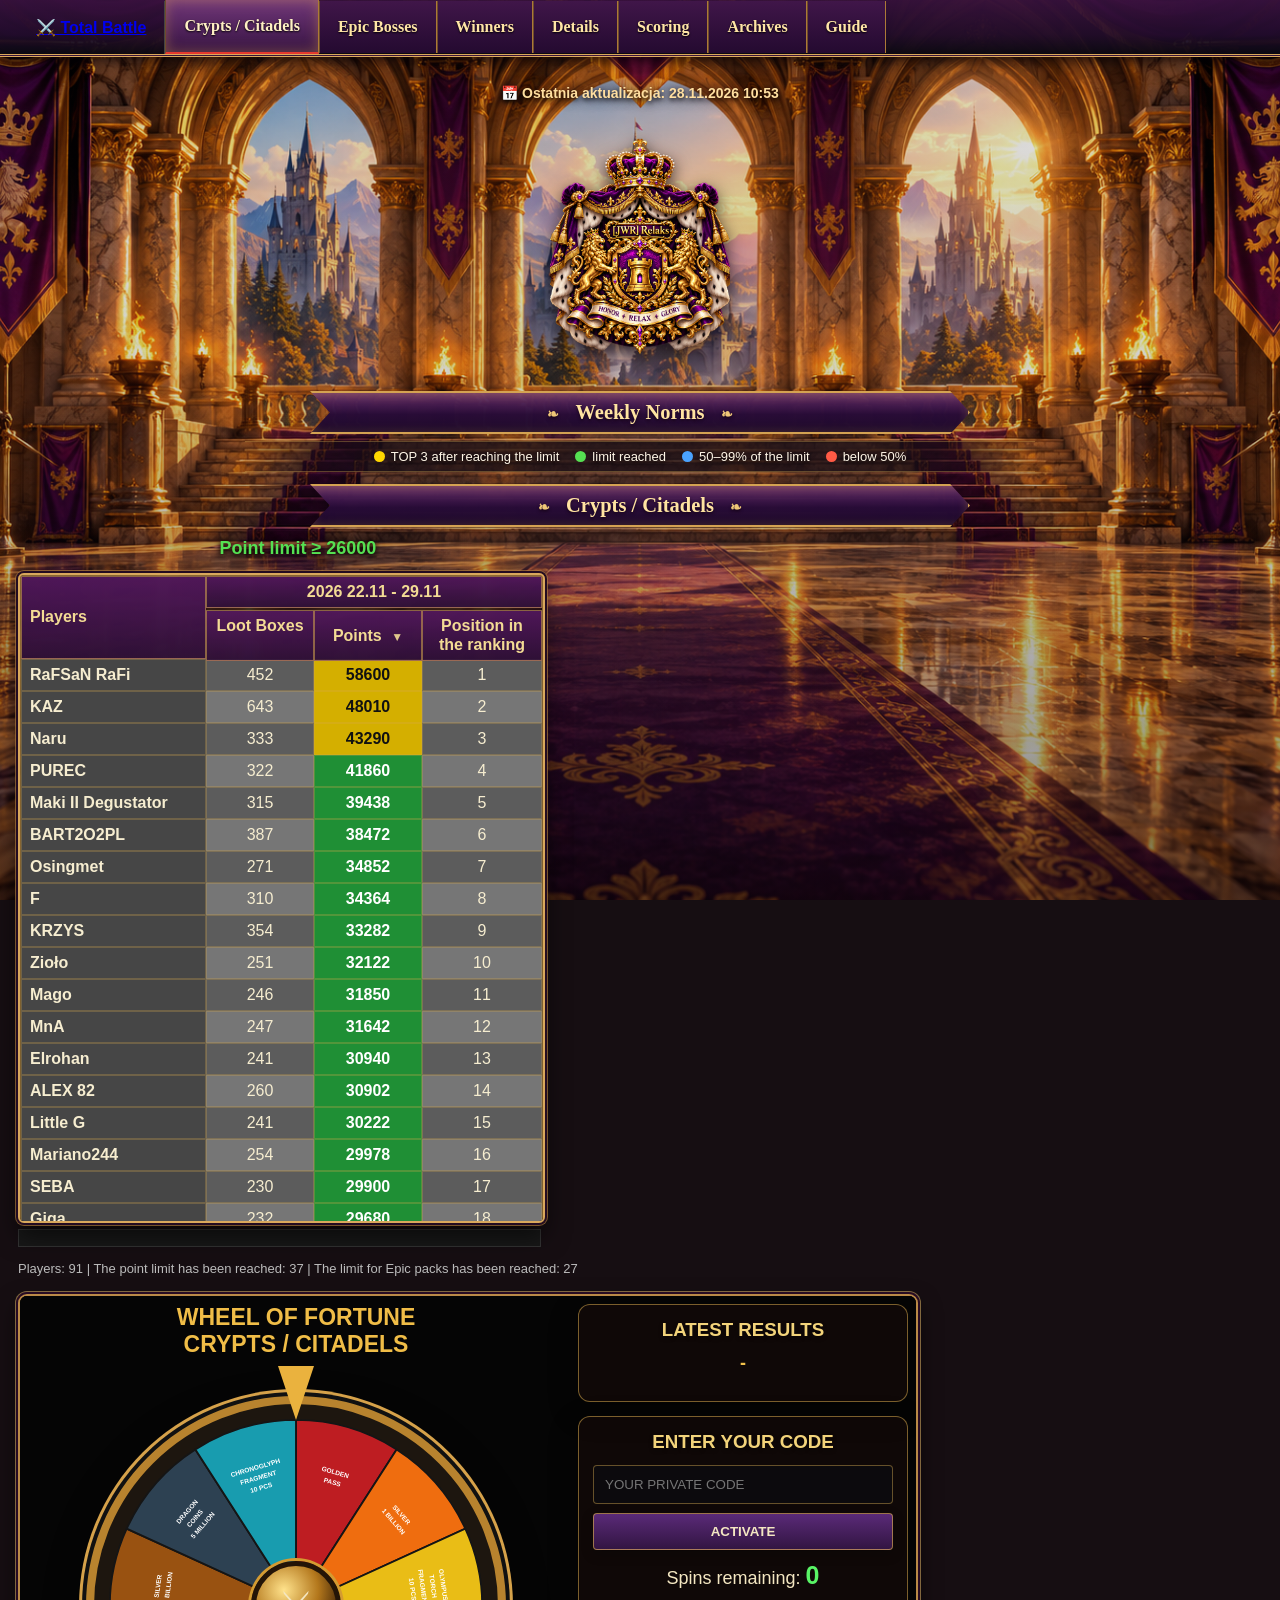
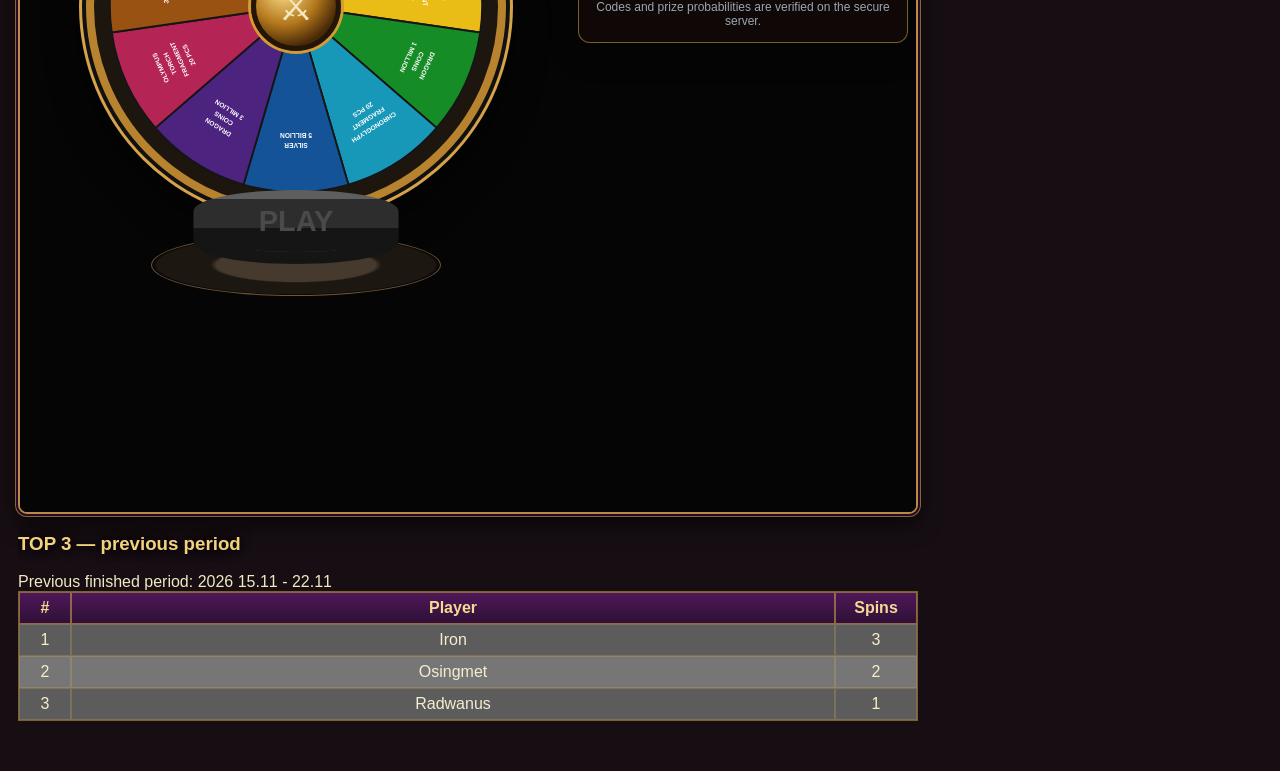
<file: index.html>
<!doctype html>
<html lang="pl">
<head>
<meta charset="utf-8"/>
<meta name="viewport" content="width=device-width, initial-scale=1"/>
<title>Total Battle – Wyniki</title>
<style>
:root {
  --bg: #121212;
  --panel: #1a1a1a;
  --panel2: #222;
  --line: #6a6a6a;
  --head: #b5291f;
  --head2: #8f2119;
  --text: #f2f2f2;
  --muted: #a9a9a9;
  --red: #ff5a45;
  --blue: #4aa3ff;
  --green: #55e052;
  --gold: #ffd700;
}

* { box-sizing: border-box; }

body {
  margin: 0;
  background: var(--bg);
  color: var(--text);
  font-family: Arial, Helvetica, sans-serif;
}

.topbar {
  position: sticky;
  top: 0;
  z-index: 20;
  background: #181818;
  border-bottom: 1px solid #2d2d2d;
  box-shadow: 0 2px 10px rgba(0,0,0,.35);
}

.topbar-inner {
  max-width: 1500px;
  margin: 0 auto;
  display: flex;
  align-items: center;
  gap: 0;
  min-height: 54px;
  padding: 0 18px;
}

.brand {
  font-weight: 700;
  padding: 17px 18px;
  border-right: 1px solid #444;
}

.nav-item {
  padding: 17px 18px;
  border-right: 1px solid #444;
  color: #eee;
  text-decoration: none;
}

.nav-item.active {
  background: #242424;
  border-bottom: 2px solid #e53a2e;
}

.container {
  max-width: 1500px;
  margin: 0 auto;
  padding: 28px 18px 50px;
}

.meta {
  text-align: center;
  color: #ddd;
  font-size: 14px;
  margin-bottom: 30px;
}

.controls {
  display: flex;
  justify-content: space-between;
  align-items: center;
  gap: 18px;
  flex-wrap: wrap;
  margin-bottom: 24px;
}

.title {
  font-size: 28px;
  margin: 0;
}

.limits {
  display: flex;
  gap: 22px;
  flex-wrap: wrap;
  font-size: 18px;
  font-weight: 700;
}

.limit-points { color: var(--green); }
.limit-epic { color: #75d6ff; }

.table-limit-center {
  width: 100%;
  text-align: center;
  font-size: 18px;
  font-weight: 700;
  margin: 4px 0 14px;
}

.legend {
  display: flex;
  gap: 16px;
  flex-wrap: wrap;
  margin: 12px 0 22px;
  font-size: 13px;
  color: #ddd;
}

.legend span {
  display: inline-flex;
  align-items: center;
  gap: 6px;
}

.dot {
  width: 11px;
  height: 11px;
  border-radius: 50%;
  display: inline-block;
}

.table-wrap {
  overflow: auto;
  max-height: calc(100vh - 250px);
  border: 1px solid #444;
  background: #1b1b1b;
}

.bottom-scroll {
  overflow-x: auto;
  overflow-y: hidden;
  height: 18px;
  margin-top: 6px;
  border: 1px solid #333;
  background: #181818;
}

.bottom-scroll-inner {
  height: 1px;
}

table {
  border-collapse: collapse;
  width: 100%;
  min-width: 1350px;
}

th, td {
  border: 1px solid #777;
  padding: 8px 9px;
  text-align: center;
  white-space: nowrap;
}

thead th {
  position: sticky;
  top: 0;
  z-index: 10;
  background: var(--head);
  color: #111;
  font-weight: 700;
}

th.sortable {
  cursor: pointer;
  user-select: none;
}

th.sortable:hover {
  filter: brightness(1.08);
}

.sort-arrow {
  display: inline-block;
  margin-left: 5px;
  font-size: 12px;
  opacity: .9;
}

.package-detail-cell {
  cursor: help;
  position: relative;
}

.package-detail-cell:hover {
  outline: 2px solid rgba(255,255,255,.32);
  outline-offset: -2px;
}

.epic-detail-cell {
  cursor: help;
  position: relative;
}

.epic-detail-cell:hover {
  outline: 2px solid rgba(255,255,255,.32);
  outline-offset: -2px;
}

.package-tooltip {
  position: fixed;
  z-index: 1000;
  display: none;
  min-width: 245px;
  max-width: 320px;
  padding: 10px 12px;
  background: #161616;
  color: #f2f2f2;
  border: 1px solid #888;
  border-radius: 7px;
  box-shadow: 0 5px 18px rgba(0,0,0,.5);
  pointer-events: none;
  font-size: 13px;
}

.package-tooltip.visible {
  display: block;
}

.package-tooltip-title {
  font-weight: 700;
  margin-bottom: 7px;
  color: #fff;
}

.package-tooltip table {
  min-width: 0;
  width: 100%;
  border-collapse: collapse;
}

.package-tooltip td {
  border: 0;
  border-top: 1px solid #333;
  padding: 5px 2px;
  text-align: left;
  background: transparent !important;
}

.package-tooltip td:last-child {
  text-align: right;
  font-weight: 700;
}

.package-tooltip-hint {
  margin-top: 7px;
  color: #aaa;
  font-size: 11px;
}

thead tr:nth-child(2) th {
  background: var(--head2);
  color: #111;
  top: 35px;
}

th.player, td.player {
  position: sticky;
  left: 0;
  z-index: 8;
  text-align: left;
}

th.player {
  background: var(--head);
  z-index: 12;
}

td.player {
  background: #464646;
  font-weight: 600;
}

tbody tr:nth-child(even) td:not(.player) {
  background: #767676;
}

tbody tr:nth-child(odd) td:not(.player) {
  background: #5c5c5c;
}

.score-red { color: var(--red); font-weight: 700; }
.score-blue { color: var(--blue); font-weight: 700; }
.score-green { color: var(--green); font-weight: 700; }
.score-gold { color: var(--gold); font-weight: 800; text-shadow: 0 0 5px rgba(255,215,0,.35); }

.cell-score-red {
  background: #b3261e !important;
  color: #fff !important;
  font-weight: 700;
}

.cell-score-blue {
  background: #1976b8 !important;
  color: #fff !important;
  font-weight: 700;
}

.cell-score-green {
  background: #1f8f35 !important;
  color: #fff !important;
  font-weight: 700;
}

.cell-score-gold {
  background: #d4af00 !important;
  color: #111 !important;
  font-weight: 800;
}

.history-sortable {
  cursor: pointer;
  user-select: none;
}

.history-sortable:hover {
  filter: brightness(1.08);
}

.empty {
  color: var(--muted);
}

.summary {
  margin-top: 14px;
  color: #bbb;
  font-size: 13px;
}

.tab-view {
  display: none;
}

.tab-view.active-view {
  display: block;
}

.archive-subnav {
  display: flex;
  gap: 8px;
  margin-bottom: 18px;
  flex-wrap: wrap;
}

.archive-subnav button {
  padding: 9px 14px;
  border: 1px solid #555;
  border-radius: 6px;
  background: #242424;
  color: #eee;
  cursor: pointer;
  font-weight: 700;
}

.archive-subnav button.active {
  background: #b5291f;
  border-color: #d94a3e;
}

.archive-subview {
  display: none;
}

.archive-subview.active {
  display: block;
}

.edit-btn {
  display: inline-block;
  padding: 10px 16px;
  background: #b5291f;
  color: #fff;
  text-decoration: none;
  border: 1px solid #d94a3e;
  border-radius: 6px;
  font-weight: 700;
}

.edit-btn:hover {
  background: #d0362a;
}

.manager-tools {
  display: flex;
  align-items: center;
  justify-content: flex-end;
  gap: 10px;
  flex-wrap: wrap;
}

.manager-login-btn {
  display: inline-block;
  padding: 10px 16px;
  background: #2c2c2c;
  color: #fff;
  border: 1px solid #666;
  border-radius: 6px;
  font-weight: 700;
  cursor: pointer;
}

.manager-login-btn:hover {
  background: #3a3a3a;
}

.manager-status {
  color: #bbb;
  font-size: 13px;
  max-width: 420px;
}

.manager-status.ok {
  color: var(--green);
}

.manager-status.no {
  color: #ff8b7b;
}

@media (max-width: 800px) {
  .container { padding: 16px 8px 30px; }
  .topbar-inner { padding: 0 6px; overflow-x: auto; }
  .brand, .nav-item { padding: 14px 12px; }
  .title { font-size: 22px; }
}

/* ===== COMPACT TABLES 9.8 ===== */
table th,
table td {
  padding: 6px 8px !important;
  min-width: 62px !important;
  width: auto !important;
  white-space: nowrap;
}

table th.player,
table td.player,
.player-col {
  min-width: 125px !important;
  width: 125px !important;
  max-width: 160px !important;
}

#weekly-history-table th:not(.player),
#weekly-history-table td:not(.player),
#epic-history-table th:not(.player),
#epic-history-table td:not(.player),
#archive-krypty-table th:not(.player),
#archive-krypty-table td:not(.player),
#archive-epiki-table th:not(.player),
#archive-epiki-table td:not(.player) {
  min-width: 70px !important;
  padding-left: 7px !important;
  padding-right: 7px !important;
}

@media (max-width: 700px) {
  table th,
  table td {
    padding: 5px 6px !important;
    min-width: 56px !important;
    font-size: 13px;
  }

  table th.player,
  table td.player,
  .player-col {
    min-width: 105px !important;
    width: 105px !important;
    max-width: 130px !important;
  }

  #weekly-history-table th:not(.player),
  #weekly-history-table td:not(.player),
  #epic-history-table th:not(.player),
  #epic-history-table td:not(.player),
  #archive-krypty-table th:not(.player),
  #archive-krypty-table td:not(.player),
  #archive-epiki-table th:not(.player),
  #archive-epiki-table td:not(.player) {
    min-width: 60px !important;
    padding-left: 5px !important;
    padding-right: 5px !important;
  }
}


/* ===== EXTRA COMPACT 9.8.1 =====
   Około 50% węższe kluczowe kolumny.
*/
#weekly-history-table th.player,
#weekly-history-table td.player,
#epic-history-table th.player,
#epic-history-table td.player,
#archive-krypty-table th.player,
#archive-krypty-table td.player,
#archive-epiki-table th.player,
#archive-epiki-table td.player {
  min-width: 64px !important;
  width: 64px !important;
  max-width: 82px !important;
  padding-left: 3px !important;
  padding-right: 3px !important;
  overflow: hidden;
  text-overflow: ellipsis;
}

#weekly-history-table th,
#weekly-history-table td {
  min-width: 35px !important;
  padding-left: 3px !important;
  padding-right: 3px !important;
}

#epic-history-table th,
#epic-history-table td {
  min-width: 35px !important;
  padding-left: 3px !important;
  padding-right: 3px !important;
}

/* Nagłówki mogą zawijać tekst, dzięki czemu nie wymuszają szerokiej kolumny. */
#weekly-history-table th,
#epic-history-table th,
#archive-krypty-table th,
#archive-epiki-table th {
  white-space: normal !important;
  line-height: 1.05;
}

@media (max-width: 700px) {
  #weekly-history-table th.player,
  #weekly-history-table td.player,
  #epic-history-table th.player,
  #epic-history-table td.player,
  #archive-krypty-table th.player,
  #archive-krypty-table td.player,
  #archive-epiki-table th.player,
  #archive-epiki-table td.player {
    min-width: 54px !important;
    width: 54px !important;
    max-width: 68px !important;
  }

  #weekly-history-table th,
  #weekly-history-table td,
  #epic-history-table th,
  #epic-history-table td {
    min-width: 30px !important;
    padding-left: 2px !important;
    padding-right: 2px !important;
  }
}


/* ===== COLUMN WIDTH CORRECTION 9.8.2 ===== */

/* Players — przywrócona szerokość z wersji 9.8 */
#weekly-history-table th.player,
#weekly-history-table td.player,
#epic-history-table th.player,
#epic-history-table td.player,
#archive-krypty-table th.player,
#archive-krypty-table td.player,
#archive-epiki-table th.player,
#archive-epiki-table td.player {
  min-width: 125px !important;
  width: 125px !important;
  max-width: 160px !important;
  padding-left: 7px !important;
  padding-right: 7px !important;
  overflow: visible !important;
  text-overflow: clip !important;
}

/* Loot Boxes, Points i Epic Bosses — około 50% szerokości z wersji 9.8 */
#weekly-history-table th:not(.player),
#weekly-history-table td:not(.player),
#epic-history-table th:not(.player),
#epic-history-table td:not(.player),
#archive-krypty-table th:not(.player),
#archive-krypty-table td:not(.player),
#archive-epiki-table th:not(.player),
#archive-epiki-table td:not(.player) {
  min-width: 35px !important;
  width: 35px !important;
  padding-left: 3px !important;
  padding-right: 3px !important;
}

/* Długie nagłówki nie rozszerzają kolumn. */
#weekly-history-table th:not(.player),
#epic-history-table th:not(.player),
#archive-krypty-table th:not(.player),
#archive-epiki-table th:not(.player) {
  white-space: normal !important;
  overflow-wrap: anywhere;
  line-height: 1.05;
}

@media (max-width: 700px) {
  /* Players wraca do mobilnej szerokości z 9.8 */
  #weekly-history-table th.player,
  #weekly-history-table td.player,
  #epic-history-table th.player,
  #epic-history-table td.player,
  #archive-krypty-table th.player,
  #archive-krypty-table td.player,
  #archive-epiki-table th.player,
  #archive-epiki-table td.player {
    min-width: 105px !important;
    width: 105px !important;
    max-width: 130px !important;
    padding-left: 5px !important;
    padding-right: 5px !important;
  }

  #weekly-history-table th:not(.player),
  #weekly-history-table td:not(.player),
  #epic-history-table th:not(.player),
  #epic-history-table td:not(.player),
  #archive-krypty-table th:not(.player),
  #archive-krypty-table td:not(.player),
  #archive-epiki-table th:not(.player),
  #archive-epiki-table td:not(.player) {
    min-width: 30px !important;
    width: 30px !important;
    padding-left: 2px !important;
    padding-right: 2px !important;
  }
}


/* ===== REAL COLUMN WIDTH FIX 9.8.3 =====
   Przeglądarka nie może już rozciągać Players do wolnej przestrzeni.
*/
#weekly-history-table,
#epic-history-table,
#archive-krypty-table,
#archive-epiki-table {
  table-layout: fixed !important;
  width: max-content !important;
  min-width: max-content !important;
}

/* Players — szerokość dobrana do typowych nicków, bez zajmowania połowy ekranu */
#weekly-history-table th.player,
#weekly-history-table td.player,
#epic-history-table th.player,
#epic-history-table td.player,
#archive-krypty-table th.player,
#archive-krypty-table td.player,
#archive-epiki-table th.player,
#archive-epiki-table td.player {
  min-width: 150px !important;
  width: 150px !important;
  max-width: 150px !important;
  box-sizing: border-box !important;
  padding-left: 7px !important;
  padding-right: 7px !important;
  overflow: hidden !important;
  text-overflow: ellipsis !important;
  white-space: nowrap !important;
}

/* Wąskie kolumny liczbowe */
#weekly-history-table th:not(.player),
#weekly-history-table td:not(.player),
#archive-krypty-table th:not(.player),
#archive-krypty-table td:not(.player) {
  min-width: 82px !important;
  width: 82px !important;
  max-width: 82px !important;
  box-sizing: border-box !important;
  padding-left: 4px !important;
  padding-right: 4px !important;
}

#epic-history-table th:not(.player),
#epic-history-table td:not(.player),
#archive-epiki-table th:not(.player),
#archive-epiki-table td:not(.player) {
  min-width: 88px !important;
  width: 88px !important;
  max-width: 88px !important;
  box-sizing: border-box !important;
  padding-left: 4px !important;
  padding-right: 4px !important;
}

/* Długie nagłówki mogą się zawijać, ale kolumny nie rosną */
#weekly-history-table th:not(.player),
#epic-history-table th:not(.player),
#archive-krypty-table th:not(.player),
#archive-epiki-table th:not(.player) {
  white-space: normal !important;
  overflow-wrap: anywhere !important;
  line-height: 1.1 !important;
}

/* Mobilnie jeszcze trochę ciaśniej */
@media (max-width: 700px) {
  #weekly-history-table th.player,
  #weekly-history-table td.player,
  #epic-history-table th.player,
  #epic-history-table td.player,
  #archive-krypty-table th.player,
  #archive-krypty-table td.player,
  #archive-epiki-table th.player,
  #archive-epiki-table td.player {
    min-width: 120px !important;
    width: 120px !important;
    max-width: 120px !important;
  }

  #weekly-history-table th:not(.player),
  #weekly-history-table td:not(.player),
  #archive-krypty-table th:not(.player),
  #archive-krypty-table td:not(.player) {
    min-width: 68px !important;
    width: 68px !important;
    max-width: 68px !important;
  }

  #epic-history-table th:not(.player),
  #epic-history-table td:not(.player),
  #archive-epiki-table th:not(.player),
  #archive-epiki-table td:not(.player) {
    min-width: 74px !important;
    width: 74px !important;
    max-width: 74px !important;
  }
}


/* ===== PROPORTIONS + SCROLLBAR FIX 9.8.4 =====
   Czytelne szerokości i kontener kończący się przy ostatniej kolumnie.
*/

/* Kontenery nie rozciągają się sztucznie na cały ekran.
   Jeśli historia urośnie ponad szerokość ekranu, max-width:100% uruchomi przewijanie. */
#weekly-table-wrap,
#epic-table-wrap,
#archive-krypty-wrap,
#archive-epiki-wrap {
  width: fit-content !important;
  max-width: 100% !important;
  box-sizing: border-box !important;
}

/* Dolne suwaki mają dokładnie taką samą logikę szerokości jak tabela. */
#weekly-bottom-scroll,
#epic-bottom-scroll,
#archive-krypty-bottom-scroll,
#archive-epiki-bottom-scroll {
  width: fit-content !important;
  max-width: 100% !important;
  box-sizing: border-box !important;
}

/* Tabela ma szerokość wynikającą z kolumn, a nie z całego ekranu. */
#weekly-history-table,
#epic-history-table,
#archive-krypty-table,
#archive-epiki-table {
  table-layout: fixed !important;
  width: max-content !important;
  min-width: 0 !important;
}

/* Players: komfortowo dla nicków, ale bez przesady. */
#weekly-history-table th.player,
#weekly-history-table td.player,
#epic-history-table th.player,
#epic-history-table td.player,
#archive-krypty-table th.player,
#archive-krypty-table td.player,
#archive-epiki-table th.player,
#archive-epiki-table td.player {
  min-width: 185px !important;
  width: 185px !important;
  max-width: 185px !important;
  box-sizing: border-box !important;
  padding-left: 8px !important;
  padding-right: 8px !important;
  white-space: nowrap !important;
  overflow: hidden !important;
  text-overflow: ellipsis !important;
}

/* Crypts / Citadels: Loot Boxes oraz Points */
#weekly-history-table th:not(.player),
#weekly-history-table td:not(.player),
#archive-krypty-table th:not(.player),
#archive-krypty-table td:not(.player) {
  min-width: 108px !important;
  width: 108px !important;
  max-width: 108px !important;
  box-sizing: border-box !important;
  padding-left: 7px !important;
  padding-right: 7px !important;
}

/* Epic Bosses */
#epic-history-table th:not(.player),
#epic-history-table td:not(.player),
#archive-epiki-table th:not(.player),
#archive-epiki-table td:not(.player) {
  min-width: 122px !important;
  width: 122px !important;
  max-width: 122px !important;
  box-sizing: border-box !important;
  padding-left: 7px !important;
  padding-right: 7px !important;
}

/* Nagłówki pozostają czytelne. */
#weekly-history-table th:not(.player),
#epic-history-table th:not(.player),
#archive-krypty-table th:not(.player),
#archive-epiki-table th:not(.player) {
  white-space: normal !important;
  overflow-wrap: normal !important;
  word-break: normal !important;
  line-height: 1.15 !important;
}

/* Na telefonie lekko ciaśniej, ale nadal czytelnie. */
@media (max-width: 700px) {
  #weekly-history-table th.player,
  #weekly-history-table td.player,
  #epic-history-table th.player,
  #epic-history-table td.player,
  #archive-krypty-table th.player,
  #archive-krypty-table td.player,
  #archive-epiki-table th.player,
  #archive-epiki-table td.player {
    min-width: 150px !important;
    width: 150px !important;
    max-width: 150px !important;
  }

  #weekly-history-table th:not(.player),
  #weekly-history-table td:not(.player),
  #archive-krypty-table th:not(.player),
  #archive-krypty-table td:not(.player) {
    min-width: 92px !important;
    width: 92px !important;
    max-width: 92px !important;
  }

  #epic-history-table th:not(.player),
  #epic-history-table td:not(.player),
  #archive-epiki-table th:not(.player),
  #archive-epiki-table td:not(.player) {
    min-width: 104px !important;
    width: 104px !important;
    max-width: 104px !important;
  }
}


/* ===== V177B WHEEL FRONTEND INTEGRATION ===== */
.v177b-wheel-layout {
  display: flex;
  align-items: flex-start;
  gap: 18px;
  width: 100%;
}

.v177b-table-column {
  flex: 1 1 auto;
  min-width: 0;
}

.v177b-wheel-frame {
  display: block;
  flex: 0 0 900px;
  width: 900px;
  height: 820px;
  border: 1px solid #333;
  border-radius: 10px;
  background: #050505;
  box-sizing: border-box;
}

.v177b-winners-frame {
  display: block;
  width: 100%;
  height: 650px;
  border: 1px solid #333;
  border-radius: 10px;
  background: #050505;
  box-sizing: border-box;
}

@media (max-width: 1350px) {
  .v177b-wheel-layout {
    flex-direction: column;
  }

  .v177b-wheel-frame {
    width: 100%;
    max-width: 900px;
    flex-basis: auto;
  }
}



/* ===== V177C1 MOBILE IFRAMES ===== */
@media (max-width: 700px) {

  .v177b-wheel-layout {
    display: block !important;
    width: 100% !important;
  }

  .v177b-table-column {
    display: block !important;
    width: 100% !important;
    max-width: 100% !important;
    overflow-x: auto !important;
    -webkit-overflow-scrolling: touch;
  }

  .v177b-wheel-frame {
    display: block !important;
    width: 100% !important;
    max-width: 100% !important;
    height: 900px !important;
    margin: 16px 0 0 !important;
    border-radius: 8px;
  }

  .v177b-winners-frame {
    display: block !important;
    width: 100% !important;
    max-width: 100% !important;
    height: 760px !important;
  }

  .container {
    padding-left: 8px !important;
    padding-right: 8px !important;
  }
}

@media (max-width: 420px) {
  .v177b-wheel-frame {
    height: 940px !important;
  }
}



/* ===== V177C3 RANKING COLUMN VISIBILITY ===== */

/* Lewa cz ma wystarczajco duo miejsca na komplet 4 kolumn. */
#view-wyniki .v177b-table-column {
  min-width: 535px !important;
}

/* Position in the ranking nie moe zosta cinite. */
#weekly-history-table th:nth-child(4),
#weekly-history-table td:nth-child(4) {
  min-width: 120px !important;
  width: 120px !important;
  max-width: 120px !important;
  box-sizing: border-box !important;
}

/* Na desktopie nie chcemy poziomego przewijania,
   jeli pena tabela mieci si obok koa. */
@media (min-width: 1351px) {
  #view-wyniki #weekly-table-wrap {
    overflow-x: visible !important;
  }
}

/* Telefon pozostaje responsywny i moe przewija tabel poziomo. */
@media (max-width: 700px) {
  #view-wyniki .v177b-table-column {
    min-width: 0 !important;
  }

  #view-wyniki #weekly-table-wrap {
    overflow-x: auto !important;
    -webkit-overflow-scrolling: touch;
  }
}


/* V250 RESTORE EPIC RESULTS + FIT TOP3 TO WHEEL */

/* V248 opakował iframe w nowy kontener. Kontener ma przejąć dokładnie
   geometrię dawnego iframe: 900 px jako stała prawa kolumna. */
.v177b-wheel-layout > .v248-wheel-column {
  flex: 0 0 900px !important;
  width: 900px !important;
  min-width: 900px !important;
  max-width: 900px !important;
  box-sizing: border-box !important;
}

/* Sam iframe w wrapperze ma zajmować dokładnie szerokość wrappera. */
.v177b-wheel-layout > .v248-wheel-column > .v177b-wheel-frame {
  display: block !important;
  width: 100% !important;
  min-width: 0 !important;
  max-width: 100% !important;
  flex: none !important;
}

/* Przywrócenie normalnej szerokości głównej tabeli Epic Bosses.
   Crypts miało już ten bezpiecznik od V177C3. */
#view-epickie .v177b-table-column {
  flex: 1 1 auto !important;
  min-width: 535px !important;
  width: auto !important;
  max-width: none !important;
}

/* TOP3 ma mieć DOKŁADNIE szerokość koła/wrappera, a nie globalną
   minimalną szerokość zwykłych tabel wynikowych. */
#view-wyniki #v248-prev-top3-crypt,
#view-epickie #v248-prev-top3-epic {
  display: block !important;
  width: 100% !important;
  min-width: 0 !important;
  max-width: 100% !important;
  box-sizing: border-box !important;
  overflow: hidden !important;
}

#view-wyniki #v248-prev-top3-crypt .v248-prev-top3-card,
#view-epickie #v248-prev-top3-epic .v248-prev-top3-card {
  display: block !important;
  width: 100% !important;
  min-width: 0 !important;
  max-width: 100% !important;
  margin: 0 !important;
  box-sizing: border-box !important;
  overflow: hidden !important;
}

#view-wyniki #v248-prev-top3-crypt .v248-prev-top3-card table,
#view-epickie #v248-prev-top3-epic .v248-prev-top3-card table {
  display: table !important;
  width: 100% !important;
  min-width: 0 !important;
  max-width: 100% !important;
  table-layout: fixed !important;
  margin: 0 !important;
  box-sizing: border-box !important;
}

#view-wyniki #v248-prev-top3-crypt .v248-prev-top3-card th,
#view-wyniki #v248-prev-top3-crypt .v248-prev-top3-card td,
#view-epickie #v248-prev-top3-epic .v248-prev-top3-card th,
#view-epickie #v248-prev-top3-epic .v248-prev-top3-card td {
  min-width: 0 !important;
  box-sizing: border-box !important;
}

/* # i Spins są wąskie; Player bierze resztę szerokości koła. */
#view-wyniki #v248-prev-top3-crypt .v248-prev-top3-card th:nth-child(1),
#view-wyniki #v248-prev-top3-crypt .v248-prev-top3-card td:nth-child(1),
#view-epickie #v248-prev-top3-epic .v248-prev-top3-card th:nth-child(1),
#view-epickie #v248-prev-top3-epic .v248-prev-top3-card td:nth-child(1) {
  width: 52px !important;
  min-width: 52px !important;
  max-width: 52px !important;
}

#view-wyniki #v248-prev-top3-crypt .v248-prev-top3-card th:nth-child(2),
#view-wyniki #v248-prev-top3-crypt .v248-prev-top3-card td:nth-child(2),
#view-epickie #v248-prev-top3-epic .v248-prev-top3-card th:nth-child(2),
#view-epickie #v248-prev-top3-epic .v248-prev-top3-card td:nth-child(2) {
  width: auto !important;
  min-width: 0 !important;
  max-width: none !important;
}

#view-wyniki #v248-prev-top3-crypt .v248-prev-top3-card th:nth-child(3),
#view-wyniki #v248-prev-top3-crypt .v248-prev-top3-card td:nth-child(3),
#view-epickie #v248-prev-top3-epic .v248-prev-top3-card th:nth-child(3),
#view-epickie #v248-prev-top3-epic .v248-prev-top3-card td:nth-child(3) {
  width: 82px !important;
  min-width: 82px !important;
  max-width: 82px !important;
  text-align: center !important;
}

#view-wyniki #v248-prev-top3-crypt .v248-nick,
#view-epickie #v248-prev-top3-epic .v248-nick {
  overflow: hidden !important;
  text-overflow: ellipsis !important;
  white-space: nowrap !important;
}

/* Zachowanie zgodne z dawnym V177B na węższych ekranach. */
@media (max-width: 1350px) {
  .v177b-wheel-layout > .v248-wheel-column {
    flex: 0 1 auto !important;
    width: 100% !important;
    min-width: 0 !important;
    max-width: 900px !important;
  }

  #view-epickie .v177b-table-column {
    min-width: 0 !important;
    width: 100% !important;
    max-width: 100% !important;
  }
}

</style>
<link rel="stylesheet" href="./jwr_royal_theme.css?v=royal-final-1">
</head>
<body>

<div class="topbar">
  <div class="topbar-inner">
    <a class="brand" href="#" onclick="openTotalBattleAutoLanguage(); return false;" title="Open Total Battle">⚔️ Total Battle</a>
    <a class="nav-item active" href="#" id="tab-wyniki" onclick="showTab('wyniki'); return false;">Crypts / Citadels</a>
    <a class="nav-item" href="#" id="tab-epickie" onclick="showTab('epickie'); return false;">Epic Bosses</a>
    <a class="nav-item"
       href="#"
       id="tab-winners"
       onclick="showV177BWinners(); return false;">Winners</a>
    <a class="nav-item" href="#" id="tab-szczegoly" onclick="showTab('szczegoly'); return false;">Details</a>
    <a class="nav-item" href="#" id="tab-punktacja" onclick="showTab('punktacja'); return false;">Scoring</a>
    <a class="nav-item" href="#" id="tab-archiwum" onclick="showTab('archiwum'); return false;">Archives</a>
    <a class="nav-item" href="./bonusy.html" id="tab-guide">Guide</a>
    <a class="nav-item"
       href="#"
       id="tab-lokalizacja"
       onclick="showTab('lokalizacja'); return false;"
       style="display:none;"
       title="Private manager view">🔒 Lokalizacja</a>
  </div>
</div>

<div class="container">
  <div class="meta">📅 Ostatnia aktualizacja: 28.11.2026 10:53</div>
<!-- JWR_HERB_EN_20261024 Ă˘â‚¬â€ť widoczny na kazdej zakladce -->
<div class="jwr-royal-crest" style="display:flex;align-items:center;justify-content:center;margin:12px auto 20px;padding:0 10px;">
  <img src="./herb_jwr_relaks_honor_relax_glory.png" alt="[JWR] Relaks Ă˘â‚¬â€ť HONOR RELAX GLORY" loading="eager" decoding="async" style="display:block;width:min(240px,72vw);max-height:240px;height:auto;object-fit:contain;" />
</div>

  <div class="controls">
    <h1 class="title">Weekly Norms</h1>
  </div>

  <div class="legend">
    <span><i class="dot" style="background:var(--gold)"></i> TOP 3 after reaching the limit</span>
    <span><i class="dot" style="background:var(--green)"></i> limit reached</span>
    <span><i class="dot" style="background:var(--blue)"></i> 50–99% of the limit</span>
    <span><i class="dot" style="background:var(--red)"></i> below 50%</span>
  </div>

  <section id="view-wyniki" class="tab-view active-view">
    <div class="controls" style="margin-top:0;">
      <h2 class="title">Crypts / Citadels</h2>
    </div>
    <div class="v177b-wheel-layout">
      <div class="v177b-table-column">
<div class="table-limit-center limit-points">Point limit ≥ 26000</div>
    <div class="table-wrap" id="weekly-table-wrap">
      <table id="weekly-history-table">
        <thead id="weekly-history-head"></thead>
        <tbody id="weekly-history-body"></tbody>
      </table>
    </div>
    <div class="bottom-scroll" id="weekly-bottom-scroll">
      <div class="bottom-scroll-inner" id="weekly-bottom-scroll-inner"></div>
    </div>
    <div class="summary" id="summary"></div>
      </div>
      <div class="v248-wheel-column">
        <iframe class="v177b-wheel-frame" src="wheel.html?embed=crypt" title="Wheel of Fortune - crypt" loading="eager"></iframe>
        <div id="v248-prev-top3-crypt"></div>
      </div>
    </div>
  </section>

  <section id="view-epickie" class="tab-view">
    <div class="controls" style="margin-top:0;">
      <h2 class="title">Epic Bosses</h2>
    </div>

    <div class="v177b-wheel-layout">
      <div class="v177b-table-column">
<div class="table-limit-center limit-epic">Epic pack limit ≥ 150</div>
    <div class="table-wrap" id="epic-table-wrap">
      <table id="epic-history-table">
        <thead id="epic-history-head"></thead>
        <tbody id="epic-history-body"></tbody>
      </table>
    </div>
    <div class="bottom-scroll" id="epic-bottom-scroll">
      <div class="bottom-scroll-inner" id="epic-bottom-scroll-inner"></div>
    </div>
      </div>
      <div class="v248-wheel-column">
        <iframe class="v177b-wheel-frame" src="wheel.html?embed=epic" title="Wheel of Fortune - epic" loading="eager"></iframe>
        <div id="v248-prev-top3-epic"></div>
      </div>
    </div>
  </section>

  
  <section id="view-winners" class="tab-view">
    <div class="controls" style="margin-top:0;">
      <h2 class="title">Winners</h2>
    </div>

    <iframe class="v177b-winners-frame"
            src="wheel.html?embed=winners"
            title="Wheel of Fortune Winners"
            loading="eager"></iframe>
  </section>

<section id="view-szczegoly" class="tab-view">
    <div class="controls" style="margin-top:0;">
      <h2 class="title">Details</h2>
    </div>

    <div class="table-wrap">
      <table>
        <thead>
          <tr>
            <th>Date</th>
            <th>Type of package</th>
            <th>Players</th>
            <th>Source</th>
            <th>Points</th>
          </tr>
        </thead>
        <tbody id="tbody-szczegoly"></tbody>
      </table>
    </div>
  </section>

  <section id="view-punktacja" class="tab-view">
    <div class="controls" style="margin-top:0;">
      <h2 class="title">Box scoring</h2>
      <div class="manager-tools">
        <button id="manager-login-btn"
                class="manager-login-btn"
                type="button"
                onclick="managerLogin()">🔐 Zaloguj jako Zarządca</button>

        <a id="manager-edit-btn"
           class="edit-btn"
           target="_blank"
           rel="noopener noreferrer"
           style="display:none;">✏️ Edytuj punktację — Zarządca</a>

        <span id="manager-status" class="manager-status"></span>
      </div>
    </div>
    <div class="table-wrap">
      <table>
        <thead>
          <tr>
            <th style="text-align:left;">Source / rodzaj paczki</th>
            <th>Points</th>
          </tr>
        </thead>
        <tbody id="tbody-punktacja"></tbody>
      </table>
    </div>
    <div class="summary">
      Edycja jest dostępna wyłącznie po zalogowaniu kontem Google,
      które ma prawo edycji tego arkusza.
    </div>
  </section>

  <section id="view-lokalizacja" class="tab-view">
    <div class="controls" style="margin-top:0;">
      <h2 class="title">🔒 Lokalizacja</h2>
      <div class="manager-tools">
        <button type="button"
                class="manager-login-btn"
                onclick="loadLocationData(true)">↻ Odśwież dane</button>
        <span id="location-status" class="manager-status"></span>
      </div>
    </div>

    <div class="summary" style="margin-bottom:12px;">
      Dane prywatne Zarządców. Nie są publikowane w plikach GitHub Pages.
    </div>

    <div class="controls">
      <input id="location-search"
             type="search"
             placeholder="Szukaj gracza, kraju, kodu lub providera…"
             oninput="renderLocationTable()"
             style="min-width:280px; padding:9px 12px;">
      <select id="location-status-filter"
              onchange="renderLocationTable()"
              style="padding:9px 12px;">
        <option value="ALL">Wszyscy</option>
        <option value="ACTIVE">Bieżący</option>
        <option value="FORMER">Byli</option>
      </select>
      <select id="location-country-filter"
              onchange="renderLocationTable()"
              style="padding:9px 12px;">
        <option value="ALL">Wszystkie kraje</option>
      </select>
    </div>

    <div class="table-wrap">
      <table id="location-table">
        <thead>
          <tr>
            <th style="text-align:left;">Gracz</th>
            <th>Status</th>
            <th>Kod kraju</th>
            <th>Kraj</th>
            <th>Provider / konto</th>
            <th>AccountID</th>
            <th>FirstSeen</th>
            <th>LastSeen</th>
            <th>GUID</th>
          </tr>
        </thead>
        <tbody id="location-body">
          <tr><td colspan="9">Zaloguj się jako Zarządca, aby pobrać dane.</td></tr>
        </tbody>
      </table>
    </div>
  </section>

  <section id="view-archiwum" class="tab-view">
    <div class="controls" style="margin-top:0;">
      <h2 class="title">Archives</h2>
    </div>

    <div class="archive-subnav">
      <button id="archive-tab-krypty" class="active" type="button" onclick="showArchiveSubtab('krypty')">Krypty</button>
      <button id="archive-tab-epiki" type="button" onclick="showArchiveSubtab('epiki')">Epiki</button>
    </div>

    <div id="archive-view-krypty" class="archive-subview active">
      <div class="table-wrap" id="archive-krypty-wrap">
        <table id="archive-krypty-table">
          <thead id="archive-krypty-head"></thead>
          <tbody id="archive-krypty-body"></tbody>
        </table>
      </div>
      <div class="bottom-scroll" id="archive-krypty-bottom-scroll">
        <div class="bottom-scroll-inner" id="archive-krypty-bottom-scroll-inner"></div>
      </div>
    </div>

    <div id="archive-view-epiki" class="archive-subview">
      <div class="table-wrap" id="archive-epiki-wrap">
        <table id="archive-epiki-table">
          <thead id="archive-epiki-head"></thead>
          <tbody id="archive-epiki-body"></tbody>
        </table>
      </div>
      <div class="bottom-scroll" id="archive-epiki-bottom-scroll">
        <div class="bottom-scroll-inner" id="archive-epiki-bottom-scroll-inner"></div>
      </div>
    </div>
  </section>

  <div id="package-tooltip" class="package-tooltip" role="tooltip" aria-hidden="true"></div>
</div>

<script src="https://accounts.google.com/gsi/client" async defer></script>
<script>
const LIMIT_PUNKTOW = 26000;
const LIMIT_EPICKICH = 150;
const PUNKTACJA_PACZEK = {"Bank": 0, "Skrzynia Arkanów": 0, "Skrzynia Mrocznych Omenów": 0, "Arachne": 0, "Krypta 5 poziomu": 0, "Krypta 10 poziomu": 0, "Krypta 15 poziomu": 0, "Krypta 20 poziomu": 0, "Krypta 25 poziomu": 4, "Epicka krypta 15 poziomu": 0, "Epicka krypta 20 poziomu": 10, "Epicka krypta 25 poziomu": 40, "Epicka krypta 30 poziomu": 100, "Epicka krypta 35 poziomu": 130, "Rzadka krypta 10 poziomu": 0, "Rzadka krypta 15 poziomu": 0, "Rzadka krypta 20 poziomu": 0, "Rzadka krypta 25 poziomu": 30, "Rzadka krypta 30 poziomu": 90, "Heroiczny potwor 16 poziomu": 0, "Heroiczny potwor 17 poziomu": 0, "Heroiczny potwor 18 poziomu": 0, "Heroiczny potwor 19 poziomu": 0, "Heroiczny potwor 20 poziomu": 0, "Heroiczny potwor 21 poziomu": 0, "Heroiczny potwor 22 poziomu": 0, "Heroiczny potwor 23 poziomu": 0, "Heroiczny potwor 24 poziomu": 0, "Heroiczny potwor 25 poziomu": 0, "Heroiczny potwor 26 poziomu": 30, "Heroiczny potwor 27 poziomu": 30, "Heroiczny potwor 28 poziomu": 30, "Heroiczny potwor 29 poziomu": 30, "Heroiczny potwor 30 poziomu": 30, "Heroiczny potwor 31 poziomu": 30, "Heroiczny potwor 32 poziomu": 30, "Heroiczny potwor 33 poziomu": 30, "Heroiczny potwor 34 poziomu": 30, "Heroiczny potwor 35 poziomu": 30, "Heroiczny potwor 36 poziomu": 30, "Heroiczny potwor 37 poziomu": 30, "Heroiczny potwor 38 poziomu": 30, "Heroiczny potwor 39 poziomu": 30, "Heroiczny potwor 40 poziomu": 30, "Heroiczny potwor 41 poziomu": 60, "Heroiczny potwor 42 poziomu": 60, "Heroiczny potwor 43 poziomu": 60, "Heroiczny potwor 44 poziomu": 60, "Heroiczny potwor 45 poziomu": 60, "Heroiczny potwor 46 poziomu": 200, "Epicki oddział inferno": 0, "Skrzynia z Twierdzy Elfów 10 poziomu": 0, "Skrzynia z Twierdzy Elfów 15 poziomu": 0, "Skrzynia z Twierdzy Elfów 20 poziomu": 0, "Skrzynia z Twierdzy Elfów 25 poziomu": 20, "Skrzynia z Twierdzy Elfów 30 poziomu": 80, "Skrzynia z Twierdzy Przeklętych 20 poziomu": 5, "Skrzynia z Twierdzy Przeklętych 25 poziomu": 10, "Epicki oddział nieumarłych": 0, "Epicki oddział Roju Arachne": 0, "Epicki oddział Briareosa": 0, "Epicki oddział jormungandów": 0, "Skrzynia Jormunganda": 0, "Epicki oddział fenrirów": 0, "Skrzynia Fenrira": 0, "Sklep Hermesa": 0, "Skrzynia Hermesa": 0, "Twierdza Elfów 10 poziomu": 0, "Twierdza Elfów 15 poziomu": 0, "Twierdza Elfów 20 poziomu": 0, "Twierdza Elfów 25 poziomu": 20, "Twierdza Elfów 30 poziomu": 80, "Twierdza Przeklętych 20 poziomu": 5, "Twierdza Przeklętych 25 poziomu": 10, "Skrzynia Kuby Żniwiarza": 0, "Epicki oddział Kuby Żniwiarza": 0};
const CURRENT_PERIOD_LABEL = "2026 22.11 - 29.11";

const GOOGLE_CLIENT_ID = "575890140414-5geac03dcbv7vnmfcjdkg221gnpikab1.apps.googleusercontent.com";
const GOOGLE_DRIVE_SCOPE = "https://www.googleapis.com/auth/drive.metadata.readonly https://www.googleapis.com/auth/spreadsheets.readonly";
const SPREADSHEET_FILE_ID = "1aa8iv2H1kQwcKnjiSvsJk0JcN0Uz76Lz19xYaW3JkTI";
const PUNKTACJA_EDIT_URL = "https://docs.google.com/spreadsheets/d/1aa8iv2H1kQwcKnjiSvsJk0JcN0Uz76Lz19xYaW3JkTI/edit#gid=720098777";

let managerTokenClient = null;
let managerAccessToken = null;

const MANAGER_SESSION_KEY = 'tb_manager_verified';
const MANAGER_TOKEN_KEY = 'tb_manager_access_token';
const MANAGER_TOKEN_EXPIRES_KEY = 'tb_manager_token_expires';
const ACTIVE_TAB_SESSION_KEY = 'tb_active_tab';

let locationRowsGlobal = [];

function rememberManagerToken(token, expiresInSec=3600) {
  try {
    if (!token) {
      sessionStorage.removeItem(MANAGER_TOKEN_KEY);
      sessionStorage.removeItem(MANAGER_TOKEN_EXPIRES_KEY);
      return;
    }
    const expiresAt = Date.now() + Math.max(60, Number(expiresInSec || 3600) - 60) * 1000;
    sessionStorage.setItem(MANAGER_TOKEN_KEY, token);
    sessionStorage.setItem(MANAGER_TOKEN_EXPIRES_KEY, String(expiresAt));
  } catch (_) {}
}

function restoreManagerToken() {
  try {
    const token = sessionStorage.getItem(MANAGER_TOKEN_KEY);
    const expiresAt = Number(sessionStorage.getItem(MANAGER_TOKEN_EXPIRES_KEY) || 0);
    if (!token || !expiresAt || Date.now() >= expiresAt) {
      rememberManagerToken(null);
      return null;
    }
    return token;
  } catch (_) {
    return null;
  }
}

function rememberManagerSession(isVerified) {
  try {
    if (isVerified) {
      sessionStorage.setItem(MANAGER_SESSION_KEY, '1');
    } else {
      sessionStorage.removeItem(MANAGER_SESSION_KEY);
    }
  } catch (_) {}
}

function restoreManagerSession() {
  try {
    return sessionStorage.getItem(MANAGER_SESSION_KEY) === '1';
  } catch (_) {
    return false;
  }
}

function rememberActiveTab(tab) {
  try {
    sessionStorage.setItem(ACTIVE_TAB_SESSION_KEY, tab || 'wyniki');
  } catch (_) {}
}

function restoreActiveTab() {
  try {
    return sessionStorage.getItem(ACTIVE_TAB_SESSION_KEY) || 'wyniki';
  } catch (_) {
    return 'wyniki';
  }
}

let weeklyRowsGlobal = [];
let epicRowsGlobal = [];

let weeklySort = { key: 'punkty', dir: 'desc' };
let epicSort = { key: 'epickie', dir: 'desc' };

// Sortowanie tabeli historii:
// domyślnie po punktach bieżącego okresu malejąco.
let weeklyHistorySort = {
  type: 'period',
  period: CURRENT_PERIOD_LABEL,
  field: 'punkty',
  dir: 'desc'
};
let weeklyHistoryDateGlobal = [];

let epicHistorySort = {
  type: 'period',
  period: CURRENT_PERIOD_LABEL,
  field: 'epickie',
  dir: 'desc'
};
let epicHistoryDateGlobal = [];

function setManagerStatus(text, kind='') {
  const el = document.getElementById('manager-status');
  if (!el) return;
  el.textContent = text || '';
  el.classList.remove('ok', 'no');
  if (kind) el.classList.add(kind);
}

function hideManagerEdit() {
  const editBtn = document.getElementById('manager-edit-btn');
  if (!editBtn) return;
  editBtn.style.display = 'none';
  editBtn.removeAttribute('href');
}

function hidePrivateLocation() {
  const el = document.getElementById('tab-lokalizacja');
  if (!el) return;
  el.style.display = 'none';
}

function showPrivateLocation() {
  const el = document.getElementById('tab-lokalizacja');
  if (!el) return;
  el.style.display = 'inline-block';
}

function showManagerEdit() {
  const editBtn = document.getElementById('manager-edit-btn');
  if (!editBtn) return;
  editBtn.href = PUNKTACJA_EDIT_URL;
  editBtn.style.display = 'inline-block';
}

function initManagerAuth() {
  if (managerTokenClient) return true;
  if (!window.google || !google.accounts || !google.accounts.oauth2) return false;

  managerTokenClient = google.accounts.oauth2.initTokenClient({
    client_id: GOOGLE_CLIENT_ID,
    scope: GOOGLE_DRIVE_SCOPE,
    callback: async (response) => {
      hideManagerEdit();
      hidePrivateLocation();

      if (!response || response.error) {
        const msg = response?.error_description || response?.error || 'Nie udało się zalogować.';
        setManagerStatus('Logowanie nie powiodło się: ' + msg, 'no');
        return;
      }

      managerAccessToken = response.access_token || null;
      rememberManagerToken(managerAccessToken, response.expires_in || 3600);
      if (!managerAccessToken) {
        setManagerStatus('Google nie zwrócił tokena dostępu.', 'no');
        return;
      }

      setManagerStatus('Sprawdzam uprawnienia do arkusza…');
      await checkManagerPermission(managerAccessToken);
    },
    error_callback: (err) => {
      hideManagerEdit();
      const typ = err?.type || 'nieznany błąd';
      setManagerStatus('Przerwano logowanie: ' + typ, 'no');
    }
  });

  return true;
}

function managerLogin() {
  if (!initManagerAuth()) {
    setManagerStatus('Moduł logowania Google jeszcze się ładuje. Spróbuj ponownie za chwilę.');
    setTimeout(initManagerAuth, 500);
    return;
  }

  setManagerStatus('Otwieram logowanie Google…');
  managerTokenClient.requestAccessToken({prompt: 'select_account'});
}

async function checkManagerPermission(accessToken) {
  try {
    const url =
      'https://www.googleapis.com/drive/v3/files/' +
      encodeURIComponent(SPREADSHEET_FILE_ID) +
      '?fields=id,name,capabilities(canEdit)&supportsAllDrives=true';

    const res = await fetch(url, {
      method: 'GET',
      headers: {
        'Authorization': 'Bearer ' + accessToken,
        'Accept': 'application/json'
      }
    });

    if (!res.ok) {
      let details = '';
      try {
        const err = await res.json();
        details = err?.error?.message || '';
      } catch (_) {}

      rememberManagerSession(false);
      rememberManagerToken(null);
      managerAccessToken = null;
      hideManagerEdit();
      hidePrivateLocation();

      if (res.status === 401) {
        setManagerStatus('Sesja Google wygasła. Zaloguj się ponownie.', 'no');
      } else if (res.status === 403) {
        setManagerStatus(
          'To konto nie może sprawdzić uprawnień do arkusza' +
          (details ? ': ' + details : '.'),
          'no'
        );
      } else {
        setManagerStatus(
          'Nie udało się sprawdzić uprawnień (HTTP ' + res.status + ')' +
          (details ? ': ' + details : '.'),
          'no'
        );
      }
      return;
    }

    const info = await res.json();
    const canEdit = Boolean(info?.capabilities?.canEdit);

    if (canEdit) {
      rememberManagerSession(true);
      showManagerEdit();
      showPrivateLocation();
      setManagerStatus('Uprawnienia Zarządcy potwierdzone.', 'ok');
      if (restoreActiveTab() === 'lokalizacja') {
        loadLocationData(false);
      }
    } else {
      rememberManagerSession(false);
      hideManagerEdit();
      hidePrivateLocation();
      setManagerStatus('To konto nie ma uprawnień do edycji punktacji.', 'no');
    }
  } catch (err) {
    rememberManagerSession(false);
    rememberManagerToken(null);
    managerAccessToken = null;
    hideManagerEdit();
    hidePrivateLocation();
    setManagerStatus('Błąd sprawdzania uprawnień: ' + (err?.message || err), 'no');
  }
}

window.addEventListener('load', () => {
  managerAccessToken = restoreManagerToken();
  const managerWasVerified = restoreManagerSession();

  if (managerWasVerified) {
    showManagerEdit();
    showPrivateLocation();
    setManagerStatus('Uprawnienia Zarządcy potwierdzone — sesja przywrócona.', 'ok');
  } else {
    hideManagerEdit();
    hidePrivateLocation();
  }

  // Po odświeżeniu wróć do ostatnio oglądanej zakładki,
  // zamiast zawsze otwierać Crypts / Citadels.
  const savedTab = restoreActiveTab();
  showTab(savedTab);

  let attempts = 0;
  const timer = setInterval(() => {
    attempts += 1;
    if (initManagerAuth() || attempts >= 20) clearInterval(timer);
  }, 250);
});

function nickSortKey(nick) {
  // Sortowanie graczy ignoruje ozdobniki przed/za nickiem.
  // Przykład: ヤGANGSTERヤ jest sortowany jak GANGSTER, czyli pod literą G.
  const s = (nick ?? '').toString().trim();

  // Szukamy pierwszego fragmentu zaczynającego się literą/cyfrą łacińską.
  // Zachowujemy dalszą treść nicku, ale odrzucamy ozdobniki z początku.
  const match = s.match(/[A-Za-z0-9][A-Za-z0-9 _.-]*/);
  if (match) return match[0].trim();

  // Awaryjnie usuwamy znaki niebędące literami/cyframi z początku i końca.
  return s
    .replace(/^[^A-Za-z0-9]+/, '')
    .replace(/[^A-Za-z0-9]+$/, '')
    .trim();
}

function compareRows(a, b, key, dir) {
  let result = 0;

  if (key === 'nick') {
    const an = nickSortKey(a.nick);
    const bn = nickSortKey(b.nick);
    result = an.localeCompare(bn, 'pl', { sensitivity: 'base', numeric: true });

    // Gdy klucz sortowania jest identyczny, dopiero wtedy stabilizujemy kolejność pełnym nickiem.
    if (result === 0) {
      result = a.nick.localeCompare(b.nick, 'pl', { sensitivity: 'base', numeric: true });
    }
  } else {
    const av = Number(a[key] ?? 0);
    const bv = Number(b[key] ?? 0);
    result = av - bv;
  }

  return dir === 'asc' ? result : -result;
}

function setSortArrow(prefix, activeKey, dir) {
  const keys = prefix === 'weekly'
    ? ['nick', 'punkty']
    : ['nick', 'epickie'];

  for (const key of keys) {
    const el = document.getElementById(`${prefix}-arrow-${key}`);
    if (!el) continue;
    el.textContent = key === activeKey ? (dir === 'asc' ? '▲' : '▼') : '';
  }
}

function sortWeekly(key) {
  if (weeklySort.key === key) {
    weeklySort.dir = weeklySort.dir === 'asc' ? 'desc' : 'asc';
  } else {
    weeklySort.key = key;
    weeklySort.dir = key === 'nick' ? 'asc' : 'desc';
  }

  renderWeeklyTable();
}

function sortEpic(key) {
  if (epicSort.key === key) {
    epicSort.dir = epicSort.dir === 'asc' ? 'desc' : 'asc';
  } else {
    epicSort.key = key;
    epicSort.dir = key === 'nick' ? 'asc' : 'desc';
  }

  renderEpicTable();
}

function renderWeeklyTable() {
  const tbody = document.getElementById('tbody');
  if (!tbody) return;

  const rows = [...weeklyRowsGlobal].sort((a, b) =>
    compareRows(a, b, weeklySort.key, weeklySort.dir)
  );

  const topPoints = weeklyRowsGlobal
    .filter(r => r.punkty >= LIMIT_PUNKTOW)
    .sort((a,b) => b.punkty - a.punkty)
    .slice(0,3)
    .map(r => r.nick);

  const topPointsSet = new Set(topPoints);

  let html = '';
  for (const r of rows) {
    html += `
      <tr>
        <td class="player">${r.nick}</td>
        <td class="${scoreClass(r.punkty, LIMIT_PUNKTOW, topPointsSet.has(r.nick))}">${r.punkty}</td>
        <td>${r.krypty_zwykle}</td>
        <td>${r.krypty_rzadkie}</td>
        <td>${r.krypty_epickie}</td>
        <td>${r.twierdze}</td>
      </tr>
    `;
  }

  tbody.innerHTML = html;
  setSortArrow('weekly', weeklySort.key, weeklySort.dir);
}

function renderEpicTable() {
  const tbody = document.getElementById('tbody-epickie');
  if (!tbody) return;

  const rows = [...epicRowsGlobal].sort((a, b) =>
    compareRows(a, b, epicSort.key, epicSort.dir)
  );

  const topEpic = epicRowsGlobal
    .filter(r => r.epickie >= LIMIT_EPICKICH)
    .sort((a,b) => b.epickie - a.epickie)
    .slice(0,3)
    .map(r => r.nick);

  const topEpicSet = new Set(topEpic);

  let html = '';
  for (const r of rows) {
    html += `
      <tr>
        <td class="player">${r.nick}</td>
        <td class="${scoreClass(r.epickie, LIMIT_EPICKICH, topEpicSet.has(r.nick))}">${r.epickie}</td>
        <td>${r.ragnarok}</td>
        <td>${r.arkana}</td>
        <td>${r.omeny}</td>
        <td>${r.arachne}</td>
      </tr>
    `;
  }

  tbody.innerHTML = html;
  setSortArrow('epic', epicSort.key, epicSort.dir);
}

function displayNick(raw) {
  const s = (raw ?? '').toString().trim();
  const normalized = norm(s).replace(/[^a-z0-9]+/g, '');
  if (normalized.includes('gangster')) return 'ヤGANGSTERヤ';

  // Scalenie historycznych błędnych wariantów OCR.
  if (normalized === 'avc' || normalized === 'avci') return 'A V C I';

  // Prawidłowa pisownia MSlayer.
  if (normalized === 'mslayer') return 'MSlayer';

  // Mustafa cimbombom jest prawidłowy; Mustafa cinbombom -> poprawny wariant.
  if (normalized === 'mustafacinbombom') return 'Mustafa cimbombom';

  // Piotrek 1 jest prawidłowy; Piotrekl / Piotrek I -> Piotrek 1.
  if (normalized === 'piotrekl' || normalized === 'piotreki') return 'Piotrek 1';

  // RestInPeace jest prawidłowy; RestinPeace / RestnPeace -> RestInPeace.
  if (normalized === 'restinpeace' || normalized === 'restnpeace') return 'RestInPeace';

  return s;
}

function norm(s) {
  return (s ?? '').toString().trim().toLowerCase()
    .normalize('NFD').replace(/[\u0300-\u036f]/g, '').replace(/ł/g, 'l');
}

function v189NonEpicSpecial(type, source) {
  const typeOnly = norm(type || '');
  const t = norm((type || '') + ' ' + (source || ''));

  if (t.includes('heroiczny potwor')) return true;

  const exactTypes = new Set([
    'klanowa skrzynia jormunganda',
    'klanowa skrzynia fenrira',
    'skrzynia mimika',
    'klanowa skrzynia przyspieszenia marszu',
    'klanowa skrzynia kamienia milowego sadnego dnia',
    'klanowa skrzynia potwora sadnego dnia',
    'skrzynia wymiany klanowej',
    'drewniana skrzynia zapasow',
    'brazowa skrzynia zapasow',
    'srebrna skrzynia zapasow'
  ]);

  return exactTypes.has(typeOnly);
}

function epicBossCategory(type, source) {
  const t = norm((type || '') + ' ' + (source || ''));

  if (v189NonEpicSpecial(type, source)) return null;

  if (t.includes('hermes') || t.includes('krypta')) return null;
  // V254_BAZYLISZEK_702061_HTML
  if (/\bitemid\s+702061\b/.test(t) || t.includes('bazylisz')) return 'bazyliszek';
  // V369_KUBA_ZNIWIARZ_8889101_HTML
  if (/\bitemid\s+8889101\b/.test(t) || t.includes('kuba zniwiarz') || t.includes('kuby zniwiarza')) return 'kuba_zniwiarz';
  if (t.includes('chimera')) return 'chimera';
  if (/\bitemid\s+2060\b/.test(t)) return 'sadny_dzien';
  // V225A: exact ItemId 2072 = Miasto Cieni.
  if (/\bitemid\s+2072\b/.test(t)) return 'miasto_cieni';
  // V195B: ItemId 2066 = Skrzynia Ognistej Hydry -> Armagedon (internal key: inferno).
  if (/\bitemid\s+2066\b/.test(t) || t.includes('skrzynia ognistej hydry')) return 'inferno';
  // V252B: ItemId 2079 / Skrzynia Piekielnego Kowala = Piekielna Kuźnia.
  // Source może być Epicki oddział inferno, ale event jest osobny od Armagedonu.
  if (/\bitemid\s+2079\b/.test(t) || t.includes('skrzynia piekielnego kowala')) return 'piekielna_kuznia';
  // V194A: ItemId 74643 / Epicki oddzial spopielonych -> Inne Epic Bosses.
  if (/\bitemid\s+74643\b/.test(t) || t.includes('epicki oddzial spopielonych')) return 'inne_epic';
  if (/\bitemid\s+2085\b/.test(t) || t.includes('jormungand')) return 'jormungand';
  if (/\bitemid\s+2084\b/.test(t) || t.includes('fenrir')) return 'fenrir';
  if (t.includes('briareos')) return 'briareos';
  if (t.includes('epicki oddzial inferno') || t.includes('epic inferno')) return 'inferno';
  if (t.includes('skrzynia epickiego potwora') && (t.includes('epicki oddzial nieumarlych') || t.includes('epic undead'))) return 'sadny_dzien';
  if (t.includes('epicki oddzial nieumarlych') || t.includes('epic undead')) return 'nieumarli';
  if (t.includes('arachne')) return 'arachne';
  if (t.includes('miasto cieni')) return 'miasto_cieni';
  if (t.includes('sadny dzien')) return 'sadny_dzien';
  if (t.includes('yokai')) return 'yokai';
  if (t.includes('skrzynia mrocznych omenow')) return 'omeny';
  if (t.includes('skrzynia arkanow')) return 'arkana';
  if (t.includes('ragnarok')) return 'ragnarok';
  if (t.includes('epicki oddzial') || t.includes('epic boss') || t.includes('epic unit')) return 'inne_epic';
  return null;
}

function isEpicBossType(type, source) {
  return epicBossCategory(type, source) !== null;
}

function classify(type, source) {
  const t = norm((type || '') + ' ' + (source || ''));
  const epicCat = epicBossCategory(type, source);
  if (epicCat) return epicCat;

  if (t.includes('krypta')) {
    if (t.includes('epick')) return 'krypty_epickie';
    if (t.includes('rzadk')) return 'krypty_rzadkie';
    return 'krypty_zwykle';
  }

  if (t.includes('twierdza')) return 'twierdze';

  return null;
}

function scoreClass(value, limit, isTop3) {
  if (isTop3 && value >= limit) return 'score-gold';
  if (value >= limit) return 'score-green';
  if (value >= limit * 0.5) return 'score-blue';
  return 'score-red';
}

function openTotalBattleAutoLanguage() {
  const langs = Array.isArray(navigator.languages) && navigator.languages.length
    ? navigator.languages
    : [navigator.language || 'en'];

  const supported = {
    'id': 'id',
    'de': 'de',
    'en': 'en',
    'es': 'es',
    'fr': 'fr',
    'it': 'it',
    'nl': 'nl',
    'no': 'no',
    'nb': 'no',
    'nn': 'no',
    'pl': 'pl',
    'pt': 'pt',
    'sv': 'sv',
    'tr': 'tr',
    'ru': 'ru',
    'ar': 'ar',
    'ja': 'ja',
    'ko': 'ko',
    'zh-cn': 'zh-cn',
    'zh-sg': 'zh-cn',
    'zh-hans': 'zh-cn',
    'zh-tw': 'zh-tw',
    'zh-hk': 'zh-tw',
    'zh-hant': 'zh-tw'
  };

  let path = 'en';

  for (const raw of langs) {
    const lang = String(raw || '').toLowerCase();

    if (supported[lang]) {
      path = supported[lang];
      break;
    }

    const base = lang.split('-')[0];
    if (supported[base]) {
      path = supported[base];
      break;
    }
  }

  window.open(
    `https://totalbattle.com/${path}/`,
    '_blank',
    'noopener,noreferrer'
  );
}


function setLocationStatus(text, kind='') {
  const el = document.getElementById('location-status');
  if (!el) return;
  el.textContent = text || '';
  el.classList.remove('ok', 'no');
  if (kind) el.classList.add(kind);
}

function countryName(code) {
  code = String(code || '').trim().toUpperCase();
  if (!code) return 'Nieznany';
  try {
    const dn = new Intl.DisplayNames(['pl'], {type:'region'});
    return dn.of(code) || code;
  } catch (_) {
    return code;
  }
}

function escapeLocationHtml(value) {
  return String(value ?? '').replace(/[&<>"']/g, c => ({
    '&':'&amp;', '<':'&lt;', '>':'&gt;', '"':'&quot;', "'":'&#39;'
  }[c]));
}

function rebuildLocationCountryFilter() {
  const sel = document.getElementById('location-country-filter');
  if (!sel) return;

  const previous = sel.value || 'ALL';
  const codes = [...new Set(
    locationRowsGlobal.map(r => r.country_code).filter(Boolean)
  )].sort();

  sel.innerHTML = '<option value="ALL">Wszystkie kraje</option>';
  for (const code of codes) {
    const opt = document.createElement('option');
    opt.value = code;
    opt.textContent = `${code} — ${countryName(code)}`;
    sel.appendChild(opt);
  }

  if ([...sel.options].some(o => o.value === previous)) {
    sel.value = previous;
  }
}

function renderLocationTable() {
  const body = document.getElementById('location-body');
  if (!body) return;

  const q = (document.getElementById('location-search')?.value || '')
    .trim().toLowerCase();
  const status = document.getElementById('location-status-filter')?.value || 'ALL';
  const country = document.getElementById('location-country-filter')?.value || 'ALL';

  const rows = locationRowsGlobal.filter(r => {
    if (status !== 'ALL' && r.status !== status) return false;
    if (country !== 'ALL' && r.country_code !== country) return false;

    const hay = [
      r.nick, r.status, r.country_code, countryName(r.country_code),
      r.provider, r.account_id, r.first_seen, r.last_seen, r.guid
    ].join(' ').toLowerCase();

    return !q || hay.includes(q);
  });

  if (!rows.length) {
    body.innerHTML = '<tr><td colspan="9">Brak danych spełniających filtr.</td></tr>';
    return;
  }

  body.innerHTML = rows.map(r => `
    <tr>
      <td style="text-align:left;"><b>${escapeLocationHtml(r.nick)}</b></td>
      <td>${escapeLocationHtml(r.status)}</td>
      <td>${escapeLocationHtml(r.country_code)}</td>
      <td>${escapeLocationHtml(countryName(r.country_code))}</td>
      <td>${escapeLocationHtml(r.provider)}</td>
      <td>${escapeLocationHtml(r.account_id)}</td>
      <td>${escapeLocationHtml(r.first_seen)}</td>
      <td>${escapeLocationHtml(r.last_seen)}</td>
      <td>${escapeLocationHtml(r.guid)}</td>
    </tr>
  `).join('');
}

async function loadLocationData(forceLogin=false) {
  let token = managerAccessToken || restoreManagerToken();
  managerAccessToken = token;

  if (!restoreManagerSession()) {
    setLocationStatus('Najpierw zaloguj się jako Zarządca w zakładce Scoring.', 'no');
    return;
  }

  if (!token) {
    setLocationStatus('Sesja Google wymaga odświeżenia. Kliknij „Zaloguj jako Zarządca” w Scoring.', 'no');
    if (forceLogin) managerLogin();
    return;
  }

  setLocationStatus('Pobieram prywatne dane z Google…');

  try {
    const range = encodeURIComponent('Lokalizacja!A1:H2000');
    const url =
      'https://sheets.googleapis.com/v4/spreadsheets/' +
      encodeURIComponent(SPREADSHEET_FILE_ID) +
      '/values/' + range;

    const res = await fetch(url, {
      headers: {
        'Authorization': 'Bearer ' + token,
        'Accept': 'application/json'
      }
    });

    if (res.status === 401) {
      rememberManagerToken(null);
      managerAccessToken = null;
      setLocationStatus('Sesja Google wygasła. Zaloguj się ponownie jako Zarządca.', 'no');
      return;
    }

    if (res.status === 403) {
      setLocationStatus('To konto nie ma dostępu do prywatnych danych Lokalizacja.', 'no');
      return;
    }

    if (!res.ok) {
      let details = '';
      try {
        const err = await res.json();
        details = err?.error?.message || '';
      } catch (_) {}
      throw new Error('HTTP ' + res.status + (details ? ': ' + details : ''));
    }

    const payload = await res.json();
    const values = Array.isArray(payload.values) ? payload.values : [];

    if (values.length <= 1) {
      locationRowsGlobal = [];
      rebuildLocationCountryFilter();
      renderLocationTable();
      setLocationStatus(
        'Zakładka Lokalizacja jest jeszcze pusta. Potrzebny jest poprawny odczyt rosteru przez Liczarkę.',
        'no'
      );
      return;
    }

    locationRowsGlobal = values.slice(1).map(row => ({
      nick: row[0] || '',
      status: row[1] || '',
      country_code: String(row[2] || '').toUpperCase(),
      provider: row[3] || '',
      account_id: row[4] || '',
      first_seen: row[5] || '',
      last_seen: row[6] || '',
      guid: row[7] || ''
    }));

    rebuildLocationCountryFilter();
    renderLocationTable();

    const active = locationRowsGlobal.filter(r => r.status === 'ACTIVE').length;
    const former = locationRowsGlobal.filter(r => r.status === 'FORMER').length;
    setLocationStatus(
      `Pobrano ${locationRowsGlobal.length} graczy — bieżący: ${active}, byli: ${former}.`,
      'ok'
    );
  } catch (err) {
    setLocationStatus('Błąd pobierania Lokalizacji: ' + (err?.message || err), 'no');
  }
}

function showTab(tab) {
  rememberActiveTab(tab);

  const wynikiView = document.getElementById('view-wyniki');
  const epickieView = document.getElementById('view-epickie');
  const szczegolyView = document.getElementById('view-szczegoly');
  const punktacjaView = document.getElementById('view-punktacja');
  const archiwumView = document.getElementById('view-archiwum');
  const lokalizacjaView = document.getElementById('view-lokalizacja');

  const wynikiTab = document.getElementById('tab-wyniki');
  const epickieTab = document.getElementById('tab-epickie');
  const szczegolyTab = document.getElementById('tab-szczegoly');
  const punktacjaTab = document.getElementById('tab-punktacja');
  const archiwumTab = document.getElementById('tab-archiwum');
  const lokalizacjaTab = document.getElementById('tab-lokalizacja');

  wynikiView.classList.remove('active-view');
  epickieView.classList.remove('active-view');
  szczegolyView.classList.remove('active-view');
  punktacjaView.classList.remove('active-view');
  archiwumView.classList.remove('active-view');
  lokalizacjaView.classList.remove('active-view');

  wynikiTab.classList.remove('active');
  epickieTab.classList.remove('active');
  szczegolyTab.classList.remove('active');
  punktacjaTab.classList.remove('active');
  archiwumTab.classList.remove('active');
  lokalizacjaTab.classList.remove('active');

  if (tab === 'epickie') {
    epickieView.classList.add('active-view');
    epickieTab.classList.add('active');
  } else if (tab === 'szczegoly') {
    szczegolyView.classList.add('active-view');
    szczegolyTab.classList.add('active');
  } else if (tab === 'punktacja') {
    punktacjaView.classList.add('active-view');
    punktacjaTab.classList.add('active');
  } else if (tab === 'archiwum') {
    archiwumView.classList.add('active-view');
    archiwumTab.classList.add('active');
    renderArchiveTables();
    setTimeout(refreshBottomScrollbars, 0);
  } else if (tab === 'lokalizacja') {
    if (!restoreManagerSession()) {
      punktacjaView.classList.add('active-view');
      punktacjaTab.classList.add('active');
      setManagerStatus('Najpierw zaloguj się jako Zarządca.', 'no');
      return;
    }
    lokalizacjaView.classList.add('active-view');
    lokalizacjaTab.classList.add('active');
    loadLocationData(false);
  } else {
    wynikiView.classList.add('active-view');
    wynikiTab.classList.add('active');
  }
}


function showArchiveSubtab(name) {
  const kryptyBtn = document.getElementById('archive-tab-krypty');
  const epikiBtn = document.getElementById('archive-tab-epiki');
  const kryptyView = document.getElementById('archive-view-krypty');
  const epikiView = document.getElementById('archive-view-epiki');

  kryptyBtn.classList.toggle('active', name === 'krypty');
  epikiBtn.classList.toggle('active', name === 'epiki');
  kryptyView.classList.toggle('active', name === 'krypty');
  epikiView.classList.toggle('active', name === 'epiki');

  setTimeout(refreshBottomScrollbars, 0);
}


// V247B ARCHIVES COLORS — TOP3 gold / limit green / below limit red
function v247bArchiveTop3(rows, period, field) {
  const ranked = (rows || [])
    .filter(x =>
      x &&
      String(x.okres || '') === String(period || '') &&
      Number(x[field] || 0) > 0
    )
    .slice()
    .sort((a, b) => {
      const dv = Number(b[field] || 0) - Number(a[field] || 0);
      if (dv !== 0) return dv;

      const an = nickSortKey(a.nick || '');
      const bn = nickSortKey(b.nick || '');
      const byNick = an.localeCompare(
        bn, 'pl', { sensitivity: 'base', numeric: true }
      );
      if (byNick !== 0) return byNick;

      return String(a.nick || '').localeCompare(
        String(b.nick || ''),
        'pl',
        { sensitivity: 'base', numeric: true }
      );
    })
    .slice(0, 3)
    .map(x => String(x.nick || ''));

  return new Set(ranked);
}

function v247bArchiveResultClass(value, isTop3, kind, period) {
  const n = Number(value || 0);
  const limits = limitsForPeriod(period);
  const limit = kind === 'epic'
    ? Number(limits.epic || 0)
    : Number(limits.points || 0);

  if (isTop3) return 'cell-score-gold';
  if (n >= limit) return 'cell-score-green';
  return 'cell-score-red';
}


// V248 DOM archive colors + previous TOP3 cards
function v248CompletedHistoryRows(rows) {
  return (rows || []).filter(
    x => x &&
         x.okres &&
         x.okres !== CURRENT_PERIOD_LABEL &&
         x.okres !== '2026 16.08 - 23.08' &&
         x.okres !== '2026 16.08 - 23.08 TEST'
  );
}

function v248PreviousFinishedPeriod(rows) {
  const periods = [...new Set(v248CompletedHistoryRows(rows).map(x => x.okres).filter(Boolean))]
    .sort((a, b) => v249dArchivePeriodKey(b) - v249dArchivePeriodKey(a));
  return periods.length ? periods[0] : '';
}

function v248Top3Rows(rows, period, field, tieField) {
  return v248CompletedHistoryRows(rows)
    .filter(x =>
      String(x.okres || '') === String(period || '') &&
      String(x.nick || '').trim()
    )
    .slice()
    .sort((a, b) => {
      const primary = Number(b[field] || 0) - Number(a[field] || 0);
      if (primary !== 0) return primary;

      const secondary = Number(b[tieField] || 0) - Number(a[tieField] || 0);
      if (secondary !== 0) return secondary;

      const an = nickSortKey(a.nick || '');
      const bn = nickSortKey(b.nick || '');
      const byNick = an.localeCompare(
        bn, 'pl', { sensitivity: 'base', numeric: true }
      );
      if (byNick !== 0) return byNick;

      return String(a.nick || '').localeCompare(
        String(b.nick || ''),
        'pl',
        { sensitivity: 'base', numeric: true }
      );
    })
    .slice(0, 3);
}

function v248SpinsForPlace(placeIndex) {
  return placeIndex === 0 ? 3 : (placeIndex === 1 ? 2 : 1);
}

function v248ArchiveResultClass(value, isTop3, kind, period) {
  const n = Number(value || 0);
  const limits = limitsForPeriod(period);
  const limit = kind === 'epic'
    ? Number(limits.epic || 0)
    : Number(limits.points || 0);

  if (isTop3) return 'cell-score-gold';
  if (n >= limit) return 'cell-score-green';
  return 'cell-score-red';
}

function v248SetScoreClass(cell, cls) {
  if (!cell || !cls) return;
  cell.classList.remove('cell-score-gold', 'cell-score-green', 'cell-score-blue', 'cell-score-red');
  cell.classList.add(cls);
}

function v248ApplyArchiveCryptColors(body, periods, historyOnly) {
  if (!body) return;

  const top3ByPeriod = new Map();
  for (const p of periods) {
    top3ByPeriod.set(p, new Set(
      v248Top3Rows(historyOnly, p, 'punkty', 'epickie').map(x => String(x.nick || ''))
    ));
  }

  for (const tr of Array.from(body.querySelectorAll('tr'))) {
    const tds = Array.from(tr.querySelectorAll('td'));
    if (!tds.length) continue;

    const nick = String((tds[0]?.textContent || '')).trim();
    if (!nick || tds[0].classList.contains('empty')) continue;

    for (let i = 0; i < periods.length; i++) {
      const p = periods[i];
      const cell = tds[2 + i * 3];
      if (!cell) continue;

      const raw = String(cell.textContent || '').trim();
      if (!raw || raw === '—') continue;

      const cls = v248ArchiveResultClass(
        Number(raw || 0),
        (top3ByPeriod.get(p) || new Set()).has(nick),
        'points',
        p
      );
      v248SetScoreClass(cell, cls);
    }
  }
}

function v248ApplyArchiveEpicColors(body, periods, historyOnly) {
  if (!body) return;

  const top3ByPeriod = new Map();
  for (const p of periods) {
    top3ByPeriod.set(p, new Set(
      v248Top3Rows(historyOnly, p, 'epickie', 'punkty').map(x => String(x.nick || ''))
    ));
  }

  for (const tr of Array.from(body.querySelectorAll('tr'))) {
    const tds = Array.from(tr.querySelectorAll('td'));
    if (!tds.length) continue;

    const nick = String((tds[0]?.textContent || '')).trim();
    if (!nick || tds[0].classList.contains('empty')) continue;

    for (let i = 0; i < periods.length; i++) {
      const p = periods[i];
      const cell = tds[1 + i * 2];
      if (!cell) continue;

      const raw = String(cell.textContent || '').trim();
      if (!raw || raw === '—') continue;

      const cls = v248ArchiveResultClass(
        Number(raw || 0),
        (top3ByPeriod.get(p) || new Set()).has(nick),
        'epic',
        p
      );
      v248SetScoreClass(cell, cls);
    }
  }
}

function v248PrevTop3CardHtml(title, period, topRows) {
  const prettyPeriod = period ? displayPeriodLabel(period) : '—';

  if (!topRows || !topRows.length) {
    return `
      <div class="v248-prev-top3-card">
        <h3>${title}</h3>
        <div class="v248-sub">Previous finished period: ${prettyPeriod}</div>
        <div class="v248-empty">No completed ranking data.</div>
      </div>
    `;
  }

  const rowsHtml = topRows.map((row, idx) => `
    <tr>
      <td class="v248-place">${idx + 1}</td>
      <td class="v248-nick">${escapeHtml(row.nick || '')}</td>
      <td class="v248-spins">${v248SpinsForPlace(idx)}</td>
    </tr>
  `).join('');

  return `
    <div class="v248-prev-top3-card">
      <h3>${title}</h3>
      <div class="v248-sub">Previous finished period: ${prettyPeriod}</div>
      <table>
        <thead>
          <tr>
            <th class="v248-place">#</th>
            <th>Player</th>
            <th>Spins</th>
          </tr>
        </thead>
        <tbody>${rowsHtml}</tbody>
      </table>
    </div>
  `;
}

function v248RenderPrevTop3Cards() {
  const cryptTarget = document.getElementById('v248-prev-top3-crypt');
  const epicTarget = document.getElementById('v248-prev-top3-epic');

  if (cryptTarget) {
    const rows = weeklyHistoryDateGlobal || [];
    const period = v248PreviousFinishedPeriod(rows);
    const topRows = period ? v248Top3Rows(rows, period, 'punkty', 'epickie') : [];
    cryptTarget.innerHTML = v248PrevTop3CardHtml(
      'TOP 3 — previous period',
      period,
      topRows
    );
  }

  if (epicTarget) {
    const rows = epicHistoryDateGlobal || [];
    const period = v248PreviousFinishedPeriod(rows);
    const topRows = period ? v248Top3Rows(rows, period, 'epickie', 'punkty') : [];
    epicTarget.innerHTML = v248PrevTop3CardHtml(
      'TOP 3 — previous period',
      period,
      topRows
    );
  }
}

function renderArchiveTables() {
  renderArchiveCrypts();
  renderArchiveEpics();
  v248RenderPrevTop3Cards();
}

function renderArchiveCrypts() {
  const rows = weeklyHistoryDateGlobal || [];
  const historyOnly = rows.filter(
    x => x.okres !== CURRENT_PERIOD_LABEL &&
         x.okres !== 'Period' &&
         x.okres !== '2026 16.08 - 23.08' &&
         x.okres !== '2026 16.08 - 23.08 TEST'
  );

  const periods = [...new Set(historyOnly.map(x => x.okres).filter(Boolean))]
    .sort((a, b) => v249dArchivePeriodKey(b) - v249dArchivePeriodKey(a));

  const players = [...new Set(historyOnly.map(x => x.nick).filter(Boolean))]
    .sort((a, b) => nickSortKey(a).localeCompare(
      nickSortKey(b), 'pl', { sensitivity: 'base', numeric: true }
    ));

  const byKey = new Map();
  for (const x of historyOnly) byKey.set(`${x.okres}|||${x.nick}`, x);

  const top3ByPeriod = new Map();
  for (const p of periods) {
    top3ByPeriod.set(p, v247bArchiveTop3(historyOnly, p, 'punkty'));
  }

  const head = document.getElementById('archive-krypty-head');
  const body = document.getElementById('archive-krypty-body');

  let h1 = '<tr><th class="player" rowspan="2">Players</th>';
  for (const p of periods) h1 += `<th colspan="3">${displayPeriodLabel(p)}</th>`;
  h1 += '</tr>';

  let h2 = '<tr>';
  for (const _ of periods) {
    h2 += '<th>Loot Boxes</th><th>Points</th><th>Position in the ranking</th>';
  }
  h2 += '</tr>';

  head.innerHTML = h1 + h2;

  let html = '';
  for (const nick of players) {
    html += `<tr><td class="player">${nick}</td>`;

    for (const p of periods) {
      const x = byKey.get(`${p}|||${nick}`);
      if (x) {
        const topSet = top3ByPeriod.get(p) || new Set();
        html += `
          <td class="package-detail-cell"
              data-player="${escapeHtmlAttr(x.nick)}"
              data-period="${escapeHtmlAttr(x.okres)}"
              data-zwykle="${x.krypty_zwykle || 0}"
              data-rzadkie="${x.krypty_rzadkie || 0}"
              data-epickie="${x.krypty_epickie || 0}"
              data-twierdze="${x.twierdze || 0}"
              data-total="${x.paczki || 0}"
              title="Najedź, aby zobaczyć rodzaje krypt">${x.paczki}</td>
          <td class="${v247bArchiveResultClass(x.punkty, topSet.has(nick), 'points', p)}">${x.punkty}</td>
          <td class="rank-cell">${v173RankForPeriod(p, nick)}</td>
        `;
      } else {
        html += '<td>—</td><td>—</td><td>—</td>';
      }
    }

    html += '</tr>';
  }

  body.innerHTML = html || '<tr><td class="empty">Brak danych archiwalnych.</td></tr>';
  v248ApplyArchiveCryptColors(body, periods, historyOnly);
  bindPackageTooltips();
}


// ============================================================
// V175 SEPARATE EPIC RANKING
//
// Crypts:
//   v173RankForPeriod(...) -> Points
//
// Epic Bosses:
//   v175EpicRankForPeriod(...) -> physical Epic Count
//
// Competition ranking:
//   100 -> 1
//    90 -> 2
//    90 -> 2
//    70 -> 4
// ============================================================

function v175EpicRankForPeriod(byKey, period, nick) {
  if (!byKey || typeof byKey.values !== 'function') {
    return '—';
  }

  const rows = [...byKey.values()]
    .filter(x => x && String(x.okres || '') === String(period || '') && x.nick);

  rows.sort((a, b) => {
    const de = Number(b.epickie || 0) - Number(a.epickie || 0);
    if (de !== 0) return de;

    const dp = Number(b.punkty || 0) - Number(a.punkty || 0);
    if (dp !== 0) return dp;

    const an = nickSortKey(a.nick);
    const bn = nickSortKey(b.nick);
    const byNick = an.localeCompare(bn, 'pl', { sensitivity: 'base', numeric: true });
    if (byNick !== 0) return byNick;

    return String(a.nick).localeCompare(
      String(b.nick), 'pl', { sensitivity: 'base', numeric: true }
    );
  });

  const idx = rows.findIndex(x => String(x.nick) === String(nick));
  return idx >= 0 ? idx + 1 : '—';
}

function renderArchiveEpics() {
  const rows = epicHistoryDateGlobal || [];
  const historyOnly = rows.filter(
    x => x.okres !== CURRENT_PERIOD_LABEL &&
         x.okres !== 'Period' &&
         x.okres !== '2026 16.08 - 23.08' &&
         x.okres !== '2026 16.08 - 23.08 TEST'
  );

  const periods = [...new Set(historyOnly.map(x => x.okres).filter(Boolean))]
    .sort((a, b) => v249dArchivePeriodKey(b) - v249dArchivePeriodKey(a));

  const players = [...new Set(historyOnly.map(x => x.nick).filter(Boolean))]
    .sort((a, b) => nickSortKey(a).localeCompare(
      nickSortKey(b), 'pl', { sensitivity: 'base', numeric: true }
    ));

  const byKey = new Map();
  for (const x of historyOnly) byKey.set(`${x.okres}|||${x.nick}`, x);

  const head = document.getElementById('archive-epiki-head');
  const body = document.getElementById('archive-epiki-body');

  let h1 = '<tr><th class="player" rowspan="2">Players</th>';
  for (const p of periods) h1 += `<th colspan="2">${displayPeriodLabel(p)}</th>`;
  h1 += '</tr>';

  let h2 = '<tr>';
  for (const _ of periods) {
    h2 += '<th>Epic Bosses</th><th>Position in the ranking</th>';
  }
  h2 += '</tr>';

  head.innerHTML = h1 + h2;

  let html = '';
  for (const nick of players) {
    html += `<tr><td class="player">${nick}</td>`;

    for (const p of periods) {
      const x = byKey.get(`${p}|||${nick}`);
      if (x) {
        html += `
          <td class="epic-detail-cell"
              data-player="${escapeHtmlAttr(x.nick)}"
              data-period="${escapeHtmlAttr(x.okres)}"
              data-ragnarok="${x.ragnarok || 0}"
              data-arkana="${x.arkana || 0}"
              data-omeny="${x.omeny || 0}"
              data-arachne="${x.arachne || 0}"
              data-miasto="${x.miasto_cieni || 0}"
              data-sadny="${x.sadny_dzien || 0}"
              data-yokai="${x.yokai || 0}"
              data-briareos="${x.briareos || 0}"
              data-inferno="${x.inferno || 0}"
              data-piekielna-kuznia="${x.piekielna_kuznia || 0}"
              data-nieumarli="${x.nieumarli || 0}"
              data-chimera="${x.chimera || 0}"
              data-inne-epic="${x.inne_epic || 0}"
              data-jormungand="${x.jormungand || 0}"
              data-fenrir="${x.fenrir || 0}"
              data-bazyliszek="${x.bazyliszek || 0}"
              data-kuba-zniwiarz="${x.kuba_zniwiarz || 0}"
              data-total="${x.epickie || 0}"
              title="Najedź, aby zobaczyć fizyczne skrzynki Epic Bosses (Count)">${x.epickie}</td>
          <td class="rank-cell">${v175EpicRankForPeriod(byKey, p, nick)}</td>
        `;
      } else {
        html += '<td>—</td><td>—</td>';
      }
    }

    html += '</tr>';
  }

  body.innerHTML = html || '<tr><td class="empty">Brak danych archiwalnych.</td></tr>';
  v248ApplyArchiveEpicColors(body, periods, historyOnly);
  bindEpicTooltips();
}

function syncBottomScrollbar(wrapId, bottomId, innerId, tableId) {
  const wrap = document.getElementById(wrapId);
  const bottom = document.getElementById(bottomId);
  const inner = document.getElementById(innerId);
  const table = document.getElementById(tableId);

  if (!wrap || !bottom || !inner || !table) return;

  inner.style.width = table.scrollWidth + 'px';

  let syncing = false;

  wrap.onscroll = () => {
    if (syncing) return;
    syncing = true;
    bottom.scrollLeft = wrap.scrollLeft;
    syncing = false;
  };

  bottom.onscroll = () => {
    if (syncing) return;
    syncing = true;
    wrap.scrollLeft = bottom.scrollLeft;
    syncing = false;
  };
}

function refreshBottomScrollbars() {
  syncBottomScrollbar(
    'weekly-table-wrap',
    'weekly-bottom-scroll',
    'weekly-bottom-scroll-inner',
    'weekly-history-table'
  );

  syncBottomScrollbar(
    'epic-table-wrap',
    'epic-bottom-scroll',
    'epic-bottom-scroll-inner',
    'epic-history-table'
  );

  syncBottomScrollbar(
    'archive-krypty-wrap',
    'archive-krypty-bottom-scroll',
    'archive-krypty-bottom-scroll-inner',
    'archive-krypty-table'
  );

  syncBottomScrollbar(
    'archive-epiki-wrap',
    'archive-epiki-bottom-scroll',
    'archive-epiki-bottom-scroll-inner',
    'archive-epiki-table'
  );
}

window.addEventListener('resize', refreshBottomScrollbars);

function displayPeriodLabel(label) {
  // V105: żadnego automatycznego dopisywania "TEST".
  return (label ?? '').toString().trim();
}

function v249dArchivePeriodKey(label) {
  // Bez regex i bez Date(): 2026 06.09 - 13.09 -> 20260906
  const s = String(label || '').trim();
  const sp = s.indexOf(' ');
  if (sp <= 0) return -1;
  const year = Number(s.slice(0, sp));
  const rest = s.slice(sp + 1);
  const dot = rest.indexOf('.');
  if (dot <= 0) return -1;
  const day = Number(rest.slice(0, dot));
  const afterDot = rest.slice(dot + 1);
  let endMonth = afterDot.indexOf(' ');
  if (endMonth < 0) endMonth = afterDot.length;
  const month = Number(afterDot.slice(0, endMonth));
  if (!Number.isFinite(year) || !Number.isFinite(month) || !Number.isFinite(day) ||
      year < 2000 || month < 1 || month > 12 || day < 1 || day > 31) {
    return -1;
  }
  return year * 10000 + month * 100 + day;
}

function parsePeriodStart(label) {
  // format: "2026 09.08 - 16.08"
  const m = (label || '').match(/(\d{4})\s+(\d{1,2})\.(\d{1,2})/);
  if (!m) return 0;
  const year = Number(m[1]);
  const day = Number(m[2]);
  const month = Number(m[3]);
  return new Date(year, month - 1, day).getTime();
}

function v173RankForPeriod(period, nick) {
  const rows = (weeklyHistoryDateGlobal || [])
    .filter(x => x && String(x.okres || '') === String(period || '') && x.nick);

  rows.sort((a, b) => {
    const dp = Number(b.punkty || 0) - Number(a.punkty || 0);
    if (dp !== 0) return dp;

    const dl = Number(b.paczki || 0) - Number(a.paczki || 0);
    if (dl !== 0) return dl;

    const an = nickSortKey(a.nick);
    const bn = nickSortKey(b.nick);
    const byKey = an.localeCompare(bn, 'pl', { sensitivity: 'base', numeric: true });
    if (byKey !== 0) return byKey;

    return String(a.nick).localeCompare(
      String(b.nick), 'pl', { sensitivity: 'base', numeric: true }
    );
  });

  const idx = rows.findIndex(x => String(x.nick) === String(nick));
  return idx >= 0 ? idx + 1 : '—';
}

// ============================================================
// V192 / V194E — limity zależne od okresu.
// 30.08.2026+ : Crypts/Citadels 26000, Epic Bosses 150.
// Starsze okresy: 20000 / 100.
// ============================================================
const V192_LIMIT_SWITCH_START = new Date(2026, 7, 30).getTime();
const V192_LEGACY_LIMIT_PUNKTOW = 20000;
const V192_LEGACY_LIMIT_EPICKICH = 100;

function limitsForPeriod(period) {
  const start = parsePeriodStart(period);

  if (start && start < V192_LIMIT_SWITCH_START) {
    return {
      points: V192_LEGACY_LIMIT_PUNKTOW,
      epic: V192_LEGACY_LIMIT_EPICKICH
    };
  }

  return {
    points: LIMIT_PUNKTOW,
    epic: LIMIT_EPICKICH
  };
}

function historyScoreClass(value, isTop3, period=CURRENT_PERIOD_LABEL) {
  const limit = limitsForPeriod(period).points;
  if (isTop3 && value >= limit) return 'cell-score-gold';
  if (value >= limit) return 'cell-score-green';
  if (value >= limit * 0.5) return 'cell-score-blue';
  return 'cell-score-red';
}

function setHistorySort(type, period='', field='') {
  let defaultDir = 'asc';

  if (type === 'nick') {
    defaultDir = 'asc';
  } else {
    defaultDir = 'desc';
  }

  if (
    weeklyHistorySort.type === type &&
    weeklyHistorySort.period === period &&
    weeklyHistorySort.field === field
  ) {
    weeklyHistorySort.dir = weeklyHistorySort.dir === 'asc' ? 'desc' : 'asc';
  } else {
    weeklyHistorySort = {
      type,
      period,
      field,
      dir: defaultDir
    };
  }

  renderWeeklyHistoryFromGlobal();
}

function historyArrow(type, period='', field='') {
  if (
    weeklyHistorySort.type === type &&
    weeklyHistorySort.period === period &&
    weeklyHistorySort.field === field
  ) {
    return weeklyHistorySort.dir === 'asc' ? '▲' : '▼';
  }
  return '';
}

function buildWeeklyHistoryDate(currentRows, historyRows) {
  const all = [];

  // V139: bieżący okres — pokazujemy wszystkich graczy.
  for (const r of currentRows) {

    all.push({
      okres: CURRENT_PERIOD_LABEL,
      nick: r.nick,
      punkty: Number(r.punkty || 0),
      krypty_zwykle: Number(r.krypty_zwykle || 0),
      krypty_rzadkie: Number(r.krypty_rzadkie || 0),
      krypty_epickie: Number(r.krypty_epickie || 0),
      twierdze: Number(r.twierdze || 0),
      paczki:
        Number(r.krypty_zwykle || 0) +
        Number(r.krypty_rzadkie || 0) +
        Number(r.krypty_epickie || 0) +
        Number(r.twierdze || 0)
    });
  }

  // V165: historia służy WYŁĄCZNIE zakończonym tygodniom.
  // Wpis Historii z CURRENT_PERIOD_LABEL nie może nadpisać świeżych
  // wartości policzonych wyżej bezpośrednio z dane_paczek.json.
  for (const h of historyRows || []) {
    const historyPeriod = (h['Period'] ?? h['Okres rozliczeniowy'] ?? '').trim();
    if (!historyPeriod || historyPeriod === CURRENT_PERIOD_LABEL) continue;

    const nick = displayNick(h['Sender'] ?? h['Nadawca'] ?? '');
    if (!nick) continue;

    const num = (v) => Number.parseInt((v ?? '0').toString().replace(',', '.')) || 0;
    const punkty = num(h['Points'] ?? h['Punkty']);

    const zwykle = num(h['krypty zwykłe']);
    const rzadkie = num(h['krypty rzadkie']);
    const epickie = num(h['krypty epickie']);
    const twierdze = num(h['Twierdze']);

    all.push({
      okres: historyPeriod,
      nick,
      punkty,
      krypty_zwykle: zwykle,
      krypty_rzadkie: rzadkie,
      krypty_epickie: epickie,
      twierdze,
      paczki: zwykle + rzadkie + epickie + twierdze
    });
  }

  return all;
}

function renderWeeklyHistory(currentRows, historyRows) {
  weeklyHistoryDateGlobal = buildWeeklyHistoryDate(currentRows, historyRows);
  renderWeeklyHistoryFromGlobal();
}

function renderWeeklyHistoryFromGlobal() {
  const all = weeklyHistoryDateGlobal || [];

  // V105: aktywna tabela pokazuje WYŁĄCZNIE bieżący okres.
  const periods = all.some(x => x.okres === CURRENT_PERIOD_LABEL)
    ? [CURRENT_PERIOD_LABEL]
    : [];

  const byKey = new Map();
  for (const x of all) {
    byKey.set(`${x.okres}|||${x.nick}`, x);
  }

  // Wyświetlamy WYŁĄCZNIE graczy obecnych w bieżącym okresie.
  // Byli członkowie klanu pozostają w historii, ale nie zajmują wiersza
  // w aktualnym zestawieniu. Jeśli wrócą do klanu, ich historia pojawi się ponownie.
  let players = [...new Set(
    all
      .filter(x => x.okres === CURRENT_PERIOD_LABEL)
      .map(x => x.nick)
      .filter(Boolean)
  )];

  players.sort((a, b) => {
    let result = 0;

    if (weeklyHistorySort.type === 'nick') {
      result = nickSortKey(a).localeCompare(
        nickSortKey(b),
        'pl',
        { sensitivity: 'base', numeric: true }
      );
    } else {
      const period = weeklyHistorySort.period || CURRENT_PERIOD_LABEL;
      const field = weeklyHistorySort.field || 'punkty';

      const av = byKey.get(`${period}|||${a}`);
      const bv = byKey.get(`${period}|||${b}`);

      const an = av ? Number(av[field] || 0) : -1;
      const bn = bv ? Number(bv[field] || 0) : -1;

      result = an - bn;

      if (result === 0) {
        result = nickSortKey(a).localeCompare(
          nickSortKey(b),
          'pl',
          { sensitivity: 'base', numeric: true }
        );
      }
    }

    return weeklyHistorySort.dir === 'asc' ? result : -result;
  });

  // TOP 3 liczony OSOBNO dla każdego okresu
  // i tylko spośród graczy, którzy osiągnęli pełny limit.
  const top3ByPeriod = new Map();

  for (const period of periods) {
    const ranked = all
      .filter(x => x.okres === period && x.punkty >= limitsForPeriod(period).points)
      .sort((a, b) => b.punkty - a.punkty)
      .slice(0, 3)
      .map(x => x.nick);

    top3ByPeriod.set(period, new Set(ranked));
  }

  const head = document.getElementById('weekly-history-head');
  const body = document.getElementById('weekly-history-body');

  const nickArrow = historyArrow('nick');

  let h1 = `
    <tr>
      <th class="player history-sortable"
          rowspan="2"
          onclick="setHistorySort('nick')">
        Players <span class="sort-arrow">${nickArrow}</span>
      </th>
  `;

  for (const p of periods) {
    h1 += `<th colspan="3">${displayPeriodLabel(p)}</th>`;
  }
  h1 += '</tr>';

  let h2 = '<tr>';
  for (const p of periods) {
    const packArrow = historyArrow('period', p, 'paczki');
    const pointArrow = historyArrow('period', p, 'punkty');

    h2 += `
      <th class="history-sortable"
          onclick="setHistorySort('period', '${escapeHtmlAttr(p)}', 'paczki')">
        Loot Boxes <span class="sort-arrow">${packArrow}</span>
      </th>
      <th class="history-sortable"
          onclick="setHistorySort('period', '${escapeHtmlAttr(p)}', 'punkty')">
        Points <span class="sort-arrow">${pointArrow}</span>
      </th>
      <th>Position in the ranking</th>
    `;
  }
  h2 += '</tr>';

  head.innerHTML = h1 + h2;

  let html = '';

  for (const nick of players) {
    html += `<tr><td class="player">${nick}</td>`;

    for (const p of periods) {
      const x = byKey.get(`${p}|||${nick}`);

      // V165: fizyczne Loot Boxes są niezależne od tego, czy punktacja wynosi 0.
      // Jeśli istnieje rekord gracza w bieżącym okresie, pokazujemy realne Count i pełny dymek.
      if (x) {
        const topSet = top3ByPeriod.get(p) || new Set();
        const pointClass = historyScoreClass(x.punkty, topSet.has(nick), p);

        html += `
          <td class="package-detail-cell"
              data-player="${escapeHtmlAttr(x.nick)}"
              data-period="${escapeHtmlAttr(x.okres)}"
              data-zwykle="${x.krypty_zwykle || 0}"
              data-rzadkie="${x.krypty_rzadkie || 0}"
              data-epickie="${x.krypty_epickie || 0}"
              data-twierdze="${x.twierdze || 0}"
              data-total="${x.paczki || 0}"
              title="Najedź, aby zobaczyć rodzaje krypt">${x.paczki}</td>

          <td class="${pointClass}">${x.punkty}</td>
          <td class="rank-cell">${v173RankForPeriod(p, nick)}</td>
        `;
      } else {
        // Brak rekordu dla gracza/okresu = brak danych.
        html += '<td>—</td><td>—</td><td>—</td>';
      }
    }

    html += '</tr>';
  }

  body.innerHTML = html;
  bindPackageTooltips();
  refreshBottomScrollbars();
}


function epicScoreClass(value, isTop3, period=CURRENT_PERIOD_LABEL) {
  const limit = limitsForPeriod(period).epic;
  if (isTop3 && value >= limit) return 'cell-score-gold';
  if (value >= limit) return 'cell-score-green';
  if (value >= limit * 0.5) return 'cell-score-blue';
  return 'cell-score-red';
}

function setEpicHistorySort(type, period='', field='') {
  let defaultDir = type === 'nick' ? 'asc' : 'desc';

  if (
    epicHistorySort.type === type &&
    epicHistorySort.period === period &&
    epicHistorySort.field === field
  ) {
    epicHistorySort.dir = epicHistorySort.dir === 'asc' ? 'desc' : 'asc';
  } else {
    epicHistorySort = {
      type,
      period,
      field,
      dir: defaultDir
    };
  }

  renderEpicHistoryFromGlobal();
}

function epicHistoryArrow(type, period='', field='') {
  if (
    epicHistorySort.type === type &&
    epicHistorySort.period === period &&
    epicHistorySort.field === field
  ) {
    return epicHistorySort.dir === 'asc' ? '▲' : '▼';
  }
  return '';
}

function buildEpicHistoryDate(currentRows, historyRows) {
  const all = [];

  // V139: bieżący tydzień — pokazujemy wszystkich graczy.
  for (const r of currentRows) {

    all.push({
      okres: CURRENT_PERIOD_LABEL,
      nick: r.nick,
      punkty: Number(r.punkty || 0),
      epickie: Number(r.epickie || 0),
      ragnarok: Number(r.ragnarok || 0),
      arkana: Number(r.arkana || 0),
      omeny: Number(r.omeny || 0),
      arachne: Number(r.arachne || 0),
      miasto_cieni: Number(r.miasto_cieni || 0),
      sadny_dzien: Number(r.sadny_dzien || 0),
      yokai: Number(r.yokai || 0),
      briareos: Number(r.briareos || 0),
      inferno: Number(r.inferno || 0),
      piekielna_kuznia: Number(r.piekielna_kuznia || 0),
      nieumarli: Number(r.nieumarli || 0),
      inne_epic: Number(r.inne_epic || 0),
      jormungand: Number(r.jormungand || 0),
      fenrir: Number(r.fenrir || 0),
      bazyliszek: Number(r.bazyliszek || 0),
      kuba_zniwiarz: Number(r.kuba_zniwiarz || 0),
      chimera: Number(r.chimera || 0)
    });
  }

  // V165: historia zasila tylko zakończone tygodnie.
  // Bieżący okres zawsze pochodzi ze świeżego dane_paczek.json.
  for (const h of historyRows || []) {
    const historyPeriod = (h['Period'] ?? h['Okres rozliczeniowy'] ?? '').trim();
    if (!historyPeriod || historyPeriod === CURRENT_PERIOD_LABEL) continue;

    const nick = displayNick(h['Sender'] ?? h['Nadawca'] ?? '');
    if (!nick) continue;

    const num = (v) => Number.parseInt((v ?? '0').toString().replace(',', '.')) || 0;
    const punkty = num(h['Points'] ?? h['Punkty']);

    const ragnarok = num(h['Ragnarok']);
    const arkana = num(h['Skrzynia Arkanów']);
    const omeny = num(h['Skrzynia Mrocznych Omenów']);
    const arachne = num(h['Arachne']);
    const miasto_cieni = num(h['Miasto Cieni']);
    const sadny_dzien = num(h['Sądny dzień']);
    const yokai = num(h['Yokai']);
    const briareos = num(h['Briareos']);
    const inferno = num(h['Epicki oddział inferno']);
    const piekielna_kuznia = num(h['Piekielna Kuźnia']);
    const nieumarli = num(h['Epicki oddział nieumarłych']);
    const inne_epic = num(h['Inne Epic Bosses']);
    const jormungand = num(h['Jormungand']);
    const fenrir = num(h['Fenrir']);
    const bazyliszek = num(h['Bazyliszek']);
    const kuba_zniwiarz = num(h['Kuba Żniwiarz']);
    const chimera = num(h['Chimera']);

    all.push({
      okres: historyPeriod,
      nick,
      punkty,
      // V164: Epic Bosses to liczba fizycznych skrzynek, zawsze suma szczegółów dymka.
      epickie: ragnarok + arkana + omeny + arachne + miasto_cieni + sadny_dzien + yokai + briareos + inferno + piekielna_kuznia + nieumarli + inne_epic + jormungand + fenrir + bazyliszek + kuba_zniwiarz + chimera,
      ragnarok,
      arkana,
      omeny,
      arachne,
      miasto_cieni,
      sadny_dzien,
      yokai,
      briareos,
      inferno,
      piekielna_kuznia,
      nieumarli,
      inne_epic,
      jormungand,
      fenrir,
      bazyliszek,
      kuba_zniwiarz,
      chimera
    });
  }

  return all;
}

function renderEpicHistory(currentRows, historyRows) {
  epicHistoryDateGlobal = buildEpicHistoryDate(currentRows, historyRows);
  renderEpicHistoryFromGlobal();
}

function renderEpicHistoryFromGlobal() {
  const all = epicHistoryDateGlobal || [];

  // V105: aktywna tabela Epic Bosses pokazuje WYŁĄCZNIE bieżący okres.
  // Kolumna pozostaje widoczna także przy zerowych wynikach, jeśli okres istnieje.
  const periods = all.some(x => x.okres === CURRENT_PERIOD_LABEL)
    ? [CURRENT_PERIOD_LABEL]
    : [];

  const byKey = new Map();
  for (const x of all) {
    byKey.set(`${x.okres}|||${x.nick}`, x);
  }

  // Także tutaj pokazujemy tylko graczy obecnych w bieżącym okresie.
  // Historia byłych członków nadal jest zachowana w danych.
  let players = [...new Set(
    all
      .filter(x => x.okres === CURRENT_PERIOD_LABEL)
      .map(x => x.nick)
      .filter(Boolean)
  )];

  players.sort((a, b) => {
    let result = 0;

    if (epicHistorySort.type === 'nick') {
      result = nickSortKey(a).localeCompare(
        nickSortKey(b),
        'pl',
        { sensitivity: 'base', numeric: true }
      );
    } else {
      const period = epicHistorySort.period || CURRENT_PERIOD_LABEL;
      const field = epicHistorySort.field || 'epickie';

      const av = byKey.get(`${period}|||${a}`);
      const bv = byKey.get(`${period}|||${b}`);

      const an = av ? Number(av[field] || 0) : -1;
      const bn = bv ? Number(bv[field] || 0) : -1;

      result = an - bn;

      if (result === 0) {
        result = nickSortKey(a).localeCompare(
          nickSortKey(b),
          'pl',
          { sensitivity: 'base', numeric: true }
        );
      }
    }

    return epicHistorySort.dir === 'asc' ? result : -result;
  });

  // TOP 3 epickich osobno dla każdego tygodnia, tylko po osiągnięciu limitu.
  const top3ByPeriod = new Map();
  for (const period of periods) {
    const ranked = all
      .filter(x => x.okres === period && x.epickie >= limitsForPeriod(period).epic)
      .sort((a, b) => b.epickie - a.epickie)
      .slice(0, 3)
      .map(x => x.nick);

    top3ByPeriod.set(period, new Set(ranked));
  }

  const head = document.getElementById('epic-history-head');
  const body = document.getElementById('epic-history-body');

  const nickArrow = epicHistoryArrow('nick');

  let h1 = `
    <tr>
      <th class="player history-sortable"
          rowspan="2"
          onclick="setEpicHistorySort('nick')">
        Players <span class="sort-arrow">${nickArrow}</span>
      </th>
  `;

  for (const p of periods) {
    h1 += `<th colspan="2">${displayPeriodLabel(p)}</th>`;
  }
  h1 += '</tr>';

  let h2 = '<tr>';
  for (const p of periods) {
    const totalArrow = epicHistoryArrow('period', p, 'epickie');

    h2 += `
      <th class="history-sortable"
          onclick="setEpicHistorySort('period', '${escapeHtmlAttr(p)}', 'epickie')">
        Epic Bosses <span class="sort-arrow">${totalArrow}</span>
      </th>
      <th>Position in the ranking</th>
    `;
  }
  h2 += '</tr>';

  head.innerHTML = h1 + h2;

  let html = '';

  for (const nick of players) {
    html += `<tr><td class="player">${nick}</td>`;

    for (const p of periods) {
      const x = byKey.get(`${p}|||${nick}`);

      if (x) {
        const topSet = top3ByPeriod.get(p) || new Set();
        const totalClass = epicScoreClass(x.epickie, topSet.has(nick), p);

        html += `
          <td class="${v247bArchiveResultClass(x.epickie, topSet.has(nick), 'epic', p)} epic-detail-cell"
              data-player="${escapeHtmlAttr(x.nick)}"
              data-period="${escapeHtmlAttr(x.okres)}"
              data-ragnarok="${x.ragnarok || 0}"
              data-arkana="${x.arkana || 0}"
              data-omeny="${x.omeny || 0}"
              data-arachne="${x.arachne || 0}"
              data-miasto="${x.miasto_cieni || 0}"
              data-sadny="${x.sadny_dzien || 0}"
              data-yokai="${x.yokai || 0}"
              data-briareos="${x.briareos || 0}"
              data-inferno="${x.inferno || 0}"
              data-piekielna-kuznia="${x.piekielna_kuznia || 0}"
              data-nieumarli="${x.nieumarli || 0}"
              data-chimera="${x.chimera || 0}"
              data-inne-epic="${x.inne_epic || 0}"
              data-jormungand="${x.jormungand || 0}"
              data-fenrir="${x.fenrir || 0}"
              data-bazyliszek="${x.bazyliszek || 0}"
              data-kuba-zniwiarz="${x.kuba_zniwiarz || 0}"
              data-total="${x.epickie || 0}"
              title="Najedź, aby zobaczyć fizyczne skrzynki Epic Bosses (Count)">${x.epickie}</td>
          <td class="rank-cell">${v175EpicRankForPeriod(byKey, p, nick)}</td>
        `;
      } else {
        html += '<td>—</td><td>—</td>';
      }
    }

    html += '</tr>';
  }

  body.innerHTML = html;
  bindEpicTooltips();
  refreshBottomScrollbars();
}

function escapeHtmlAttr(value) {
  return (value ?? '').toString()
    .replace(/&/g, '&amp;')
    .replace(/"/g, '&quot;')
    .replace(/</g, '&lt;')
    .replace(/>/g, '&gt;');
}

function escapeHtml(value) {
  return (value ?? '').toString()
    .replace(/&/g, '&amp;')
    .replace(/</g, '&lt;')
    .replace(/>/g, '&gt;')
    .replace(/"/g, '&quot;')
    .replace(/'/g, '&#039;');
}

function showPackageTooltip(cell, clientX, clientY) {
  const tooltip = document.getElementById('package-tooltip');
  if (!tooltip) return;

  const player = cell.dataset.player || '';
  const period = cell.dataset.period || '';
  const zwykle = Number(cell.dataset.zwykle || 0);
  const rzadkie = Number(cell.dataset.rzadkie || 0);
  const epickie = Number(cell.dataset.epickie || 0);
  const twierdze = Number(cell.dataset.twierdze || 0);
  const total = Number(cell.dataset.total || 0);

  tooltip.innerHTML = `
    <div class="package-tooltip-title">${escapeHtml(player)} — ${escapeHtml(period)}</div>
    <table>
      <tr><td>Krypty zwykłe</td><td>${zwykle}</td></tr>
      <tr><td>Krypty rzadkie</td><td>${rzadkie}</td></tr>
      <tr><td>Krypty epickie</td><td>${epickie}</td></tr>
      <tr><td>Twierdze</td><td>${twierdze}</td></tr>
      <tr><td><strong>Razem</strong></td><td><strong>${total}</strong></td></tr>
    </table>
    <div class="package-tooltip-hint">Rozbicie paczek dla tego tygodnia.</div>
  `;

  tooltip.classList.add('visible');
  tooltip.setAttribute('aria-hidden', 'false');

  const pad = 14;
  const rect = tooltip.getBoundingClientRect();

  let x = clientX + 14;
  let y = clientY + 14;

  if (x + rect.width + pad > window.innerWidth) {
    x = clientX - rect.width - 14;
  }
  if (y + rect.height + pad > window.innerHeight) {
    y = clientY - rect.height - 14;
  }

  tooltip.style.left = Math.max(pad, x) + 'px';
  tooltip.style.top = Math.max(pad, y) + 'px';
}

function showEpicTooltip(cell, clientX, clientY) {
  const tooltip = document.getElementById('package-tooltip');
  if (!tooltip) return;

  const player = cell.dataset.player || '';
  const period = cell.dataset.period || '';

  const ragnarok = Number(cell.dataset.ragnarok || 0);
  const arkana = Number(cell.dataset.arkana || 0);
  const omeny = Number(cell.dataset.omeny || 0);
  const arachne = Number(cell.dataset.arachne || 0);
  const miasto = Number(cell.dataset.miasto || 0);
  const sadny = Number(cell.dataset.sadny || 0);
  const yokai = Number(cell.dataset.yokai || 0);
  const briareos = Number(cell.dataset.briareos || 0);
  const inferno = Number(cell.dataset.inferno || 0);
  const piekielnaKuznia = Number(cell.dataset.piekielnaKuznia || 0);
  const nieumarli = Number(cell.dataset.nieumarli || 0);
  const chimera = Number(cell.dataset.chimera || 0);
  const inneEpic = Number(cell.dataset.inneEpic || 0);
  const jormungand = Number(cell.dataset.jormungand || 0);
  const fenrir = Number(cell.dataset.fenrir || 0);
  const bazyliszek = Number(cell.dataset.bazyliszek || 0);
  const kubaZniwiarz = Number(cell.dataset.kubaZniwiarz || 0);
  const total = Number(cell.dataset.total || 0);

  tooltip.innerHTML = `
    <div class="package-tooltip-title">${escapeHtml(player)} — ${escapeHtml(period)}</div>
    <table>
      <tr><td>Ragnarok</td><td>${ragnarok}</td></tr>
      <tr><td>Skrzynia Arkanów</td><td>${arkana}</td></tr>
      <tr><td>Skrzynia Mrocznych Omenów</td><td>${omeny}</td></tr>
      <tr><td>Arachne</td><td>${arachne}</td></tr>
      <tr><td>Miasto Cieni</td><td>${miasto}</td></tr>
      <tr><td>Sądny dzień</td><td>${sadny}</td></tr>
      <tr><td>Yokai</td><td>${yokai}</td></tr>
      <tr><td>Briareos</td><td>${briareos}</td></tr>
      <tr><td>Armagedon</td><td>${inferno}</td></tr>
      <tr><td>Piekielna Kuźnia</td><td>${piekielnaKuznia}</td></tr>
      <tr><td>Epicki oddział nieumarłych</td><td>${nieumarli}</td></tr>
      <tr><td>Chimera</td><td>${chimera}</td></tr>
      <tr><td>Inne Epic Bosses</td><td>${inneEpic}</td></tr>
      <tr><td>Jormungand</td><td>${jormungand}</td></tr>
      <tr><td>Fenrir</td><td>${fenrir}</td></tr>
      <tr><td>Bazyliszek</td><td>${bazyliszek}</td></tr>
      <tr><td>Kuba Żniwiarz</td><td>${kubaZniwiarz}</td></tr>
      <tr><td><strong>Epic Bosses — razem</strong></td><td><strong>${total}</strong></td></tr>
    </table>
    <div class="package-tooltip-hint">Fizyczne skrzynki (Count) z podziałem na wszystkie kategorie Epic Bosses.</div>
  `;

  tooltip.classList.add('visible');
  tooltip.setAttribute('aria-hidden', 'false');

  const pad = 14;
  const rect = tooltip.getBoundingClientRect();

  let x = clientX + 14;
  let y = clientY + 14;

  if (x + rect.width + pad > window.innerWidth) x = clientX - rect.width - 14;
  if (y + rect.height + pad > window.innerHeight) y = clientY - rect.height - 14;

  tooltip.style.left = Math.max(pad, x) + 'px';
  tooltip.style.top = Math.max(pad, y) + 'px';
}

function bindEpicTooltips() {
  document.querySelectorAll('.epic-detail-cell').forEach(cell => {
    cell.addEventListener('mouseenter', (e) => showEpicTooltip(cell, e.clientX, e.clientY));
    cell.addEventListener('mousemove', (e) => {
      const tooltip = document.getElementById('package-tooltip');
      if (!tooltip || !tooltip.classList.contains('visible')) return;

      const pad = 14;
      const rect = tooltip.getBoundingClientRect();
      let x = e.clientX + 14;
      let y = e.clientY + 14;

      if (x + rect.width + pad > window.innerWidth) x = e.clientX - rect.width - 14;
      if (y + rect.height + pad > window.innerHeight) y = e.clientY - rect.height - 14;

      tooltip.style.left = Math.max(pad, x) + 'px';
      tooltip.style.top = Math.max(pad, y) + 'px';
    });
    cell.addEventListener('mouseleave', hidePackageTooltip);
    cell.addEventListener('click', (e) => {
      e.stopPropagation();
      const rect = cell.getBoundingClientRect();
      showEpicTooltip(cell, rect.left + rect.width / 2, rect.top + rect.height / 2);
    });
  });
}

function hidePackageTooltip() {
  const tooltip = document.getElementById('package-tooltip');
  if (!tooltip) return;
  tooltip.classList.remove('visible');
  tooltip.setAttribute('aria-hidden', 'true');
}

function bindPackageTooltips() {
  const cells = document.querySelectorAll('.package-detail-cell');

  cells.forEach(cell => {
    cell.addEventListener('mouseenter', (e) => {
      showPackageTooltip(cell, e.clientX, e.clientY);
    });

    cell.addEventListener('mousemove', (e) => {
      const tooltip = document.getElementById('package-tooltip');
      if (!tooltip || !tooltip.classList.contains('visible')) return;

      const pad = 14;
      const rect = tooltip.getBoundingClientRect();
      let x = e.clientX + 14;
      let y = e.clientY + 14;

      if (x + rect.width + pad > window.innerWidth) x = e.clientX - rect.width - 14;
      if (y + rect.height + pad > window.innerHeight) y = e.clientY - rect.height - 14;

      tooltip.style.left = Math.max(pad, x) + 'px';
      tooltip.style.top = Math.max(pad, y) + 'px';
    });

    cell.addEventListener('mouseleave', hidePackageTooltip);

    // Telefon/tablet: kliknięcie pokazuje ten sam podgląd.
    cell.addEventListener('click', (e) => {
      e.stopPropagation();
      const rect = cell.getBoundingClientRect();
      showPackageTooltip(cell, rect.left + rect.width / 2, rect.top + rect.height / 2);
    });
  });

  document.addEventListener('click', (e) => {
    if (!e.target.closest('.package-detail-cell')) hidePackageTooltip();
  }, { once: true });
}

async function run() {
  const res = await fetch('dane_paczek.json?ts=' + Date.now());
  const data = await res.json();

  let historyDate = [];
  try {
    const hres = await fetch('historia_tygodniowa.json?ts=' + Date.now());
    if (hres.ok) historyDate = await hres.json();
  } catch (_) {
    historyDate = [];
  }

  const tbody = document.getElementById('weekly-history-body');
  const tbodyEpickie = document.getElementById('epic-history-body');
  const tbodySzczegoly = document.getElementById('tbody-szczegoly');
  const tbodyScoring = document.getElementById('tbody-punktacja');
  const summary = document.getElementById('summary');

  const punktacjaRows = Object.entries(PUNKTACJA_PACZEK)
    .sort((a, b) => a[0].localeCompare(b[0], 'pl'));

  tbodyScoring.innerHTML = punktacjaRows.map(([nazwa, pkt]) => `
    <tr>
      <td style="text-align:left">${nazwa}</td>
      <td>${pkt}</td>
    </tr>
  `).join('');

  if (!Array.isArray(data) || data.length === 0) {
    tbody.innerHTML = '<tr><td class="empty">Brak danych.</td></tr>';
    tbodyEpickie.innerHTML = '<tr><td class="empty">Brak danych.</td></tr>';
    tbodySzczegoly.innerHTML = '<tr><td colspan="6" class="empty">Brak danych.</td></tr>';
    return;
  }

  const players = new Map();

  function isRankingChest(row) {
    const raw = `${row['Typ'] || ''} ${row['Źródło'] || ''}`
      .toString()
      .normalize('NFD')
      .replace(/[\u0300-\u036f]/g, '')
      .toLowerCase()
      .replace(/\s+/g, ' ')
      .trim();

    return /\brankingowa\s+skrzynia\b/.test(raw)
      || /\bskrzynia\s+rankingowa\b/.test(raw)
      || /\brankingowa\s+skrzynka\b/.test(raw)
      || /\bskrzynka\s+rankingowa\b/.test(raw);
  }

  for (const row of data) {
    if (isRankingChest(row)) continue;
    const nick = displayNick(row['Nadawca'] || '');
    if (!nick) continue;

    if (!players.has(nick)) {
      players.set(nick, {
        punkty: 0,
        krypty_zwykle: 0,
        krypty_rzadkie: 0,
        krypty_epickie: 0,
        twierdze: 0,
        ragnarok: 0,
        arkana: 0,
        omeny: 0,
        arachne: 0,
        miasto_cieni: 0,
        sadny_dzien: 0,
        yokai: 0,
        briareos: 0,
        inferno: 0,
        piekielna_kuznia: 0,
        nieumarli: 0,
        inne_epic: 0,
        jormungand: 0,
        fenrir: 0,
        bazyliszek: 0,
        kuba_zniwiarz: 0,
        chimera: 0
      });
    }

    const p = players.get(nick);
    const pkt = parseInt((row['Punkty'] || '0').toString().replace(',', '.')) || 0;

    // V164: NIE wolno zamieniać braku/błędu Count na 1 rekord = 1 szt.
    // Nieprawidłowy Count daje 0 w widoku i powinien zostać wykryty po stronie Pythona przed publikacją.
    const countParsed = Number.parseInt((row['Count'] ?? '').toString().replace(',', '.'), 10);
    const physicalCount = Number.isFinite(countParsed) && countParsed >= 1 ? countParsed : 0;

    // V164: Epic Bosses zawsze 0 pkt, również dla historycznie błędnej wartości w JSON.
    if (row['KC915EpicCategory'] !== 'chimera' && !isEpicBossType(row['Typ'], row['Źródło'])) p.punkty += pkt;

    const cat = row['KC915EpicCategory'] === 'chimera' ? 'chimera' : classify(row['Typ'], row['Źródło']);
    if (cat) p[cat] += physicalCount;
  }

  const rows = [...players.entries()]
    .map(([nick, p]) => {
      // V164: jedna liczba Epic Bosses = suma fizycznych Count wszystkich pozycji dymka.
      p.epickie =
        Number(p.ragnarok || 0) +
        Number(p.arkana || 0) +
        Number(p.omeny || 0) +
        Number(p.arachne || 0) +
        Number(p.miasto_cieni || 0) +
        Number(p.sadny_dzien || 0) +
        Number(p.yokai || 0) +
        Number(p.briareos || 0) +
        Number(p.inferno || 0) +
        Number(p.piekielna_kuznia || 0) +
        Number(p.nieumarli || 0) +
        Number(p.inne_epic || 0) +
        Number(p.jormungand || 0) +
        Number(p.fenrir || 0) +
        Number(p.bazyliszek || 0) +
        Number(p.kuba_zniwiarz || 0) +
        Number(p.chimera || 0);
      return { nick, ...p };
    });

  rows.sort((a, b) => b.punkty - a.punkty || b.epickie - a.epickie || a.nick.localeCompare(b.nick, 'pl'));

  weeklyRowsGlobal = [...rows];
  epicRowsGlobal = [...rows];

  renderWeeklyHistory(rows, historyDate);
  renderEpicHistory(rows, historyDate);
  renderArchiveTables();

  let htmlSzczegoly = '';
  const detailsRows = [...data].sort((a, b) => {
    const da = (a['Data'] || '').toString();
    const db = (b['Data'] || '').toString();
    return db.localeCompare(da);
  });

  for (const row of detailsRows) {
    const dataTxt = row['Data'] ?? '';
    const typTxt = row['Typ'] ?? '';
    const nickTxt = displayNick(row['Nadawca'] ?? '');
    const zrodloTxt = row['Źródło'] ?? '';
    const pktTxtRaw = row['Punkty'] ?? '';
    const pktTxt = isEpicBossType(typTxt, zrodloTxt) ? '0' : pktTxtRaw;

    const pktNum = Number.parseInt((pktTxt || '0').toString().replace(',', '.')) || 0;
    if (pktNum <= 0) continue;

    htmlSzczegoly += `
      <tr>
        <td>${dataTxt}</td>
        <td>${typTxt}</td>
        <td class="player">${nickTxt}</td>
        <td>${zrodloTxt}</td>
        <td>${pktTxt}</td>
      </tr>
    `;
  }

  tbodySzczegoly.innerHTML = htmlSzczegoly;

  const iluPkt = rows.filter(r => r.punkty >= LIMIT_PUNKTOW).length;
  const iluEpic = rows.filter(r => r.epickie >= LIMIT_EPICKICH).length;

  summary.textContent =
    `Players: ${rows.length} | The point limit has been reached: ${iluPkt} | The limit for Epic packs has been reached: ${iluEpic}`;
}

run().catch(err => {
  document.getElementById('weekly-history-body').innerHTML =
    '<tr><td colspan="6" class="empty">Błąd wczytywania danych: ' + err + '</td></tr>';
  document.getElementById('epic-history-body').innerHTML =
    '<tr><td colspan="6" class="empty">Błąd wczytywania danych: ' + err + '</td></tr>';
  document.getElementById('tbody-szczegoly').innerHTML =
    '<tr><td colspan="5" class="empty">Błąd wczytywania danych: ' + err + '</td></tr>';
});
</script>


<script>
/* V177B WHEEL FRONTEND INTEGRATION */
function showV177BWinners() {
  document.querySelectorAll('.tab-view').forEach(function(el) {
    el.classList.remove('active-view');
  });

  document.querySelectorAll('.nav-item').forEach(function(el) {
    el.classList.remove('active');
  });

  var view = document.getElementById('view-winners');
  var tab = document.getElementById('tab-winners');

  if (view) view.classList.add('active-view');
  if (tab) tab.classList.add('active');
}

document.addEventListener('DOMContentLoaded', function() {
  document.querySelectorAll('.nav-item:not(#tab-winners)').forEach(function(el) {
    el.addEventListener('click', function() {
      var winnersView = document.getElementById('view-winners');
      var winnersTab = document.getElementById('tab-winners');

      if (winnersView) winnersView.classList.remove('active-view');
      if (winnersTab) winnersTab.classList.remove('active');
    });
  });
});
</script>

</body>
</html>
</file>
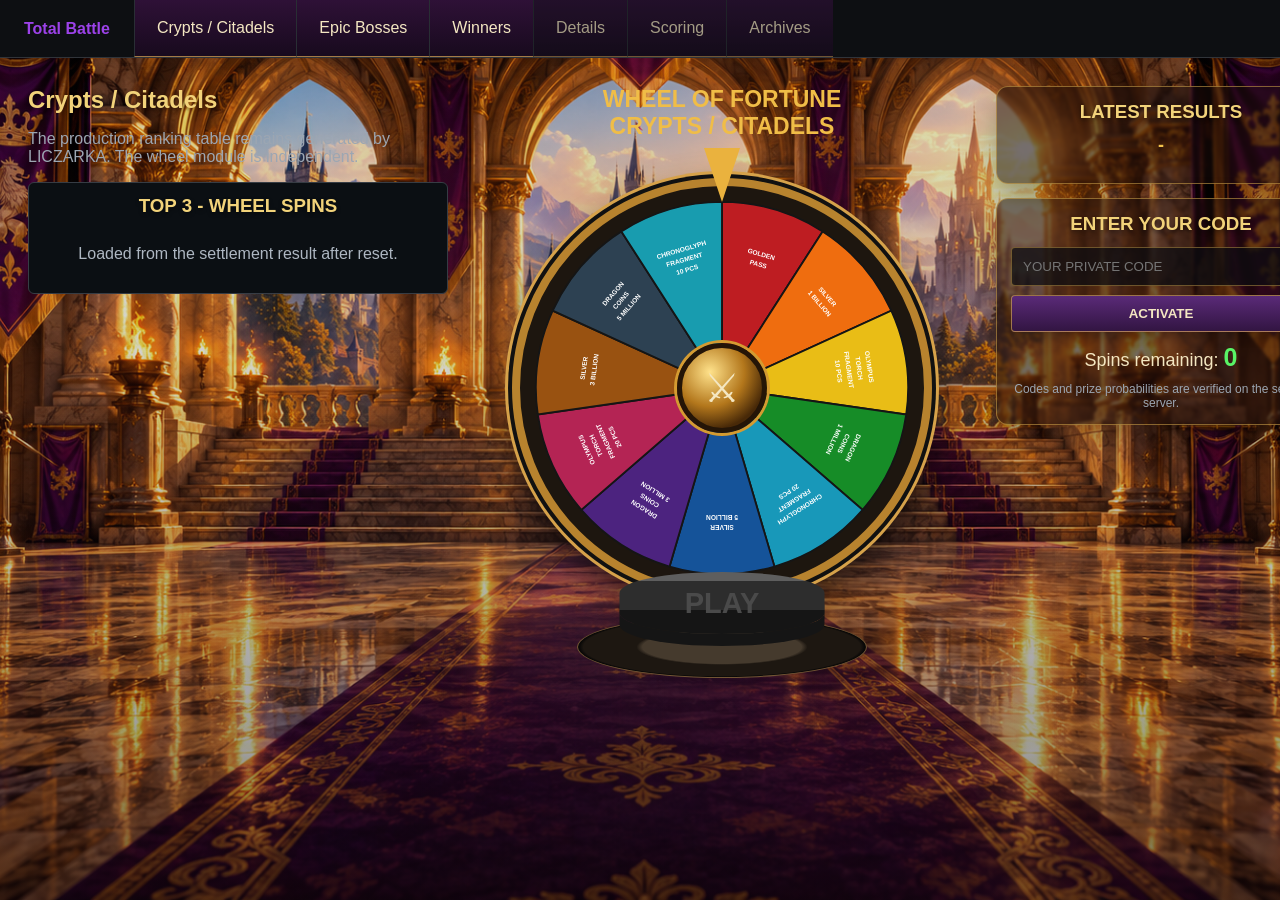
<file: wheel.html>
<!doctype html>
<html lang="en" translate="no" class="notranslate">
<head><meta name="google" content="notranslate">
<meta charset="utf-8">
<meta name="viewport" content="width=device-width,initial-scale=1">
<title>Total Battle - Wheel of Fortune</title>
<link rel="stylesheet" href="wheel.css">
<link rel="stylesheet" href="./jwr_royal_theme.css?v=royal-final-1">
</head>
<body translate="no" class="notranslate">

<div class="top">
  <div class="brand">Total Battle</div>

  <div class="nav active" data-tab="crypt-tab">
    Crypts / Citadels
  </div>

  <div class="nav" data-tab="epic-tab">
    Epic Bosses
  </div>

  <div class="nav" data-tab="winners-tab">
    Winners
  </div>

  <div class="nav muted">Details</div>
  <div class="nav muted">Scoring</div>
  <div class="nav muted">Archives</div>
</div>


<div class="page">

  <!-- ======================================================
       CRYPTS / CITADELS
       ====================================================== -->
  <div id="crypt-tab" class="tabpage active-tab">

    <div class="section single-wheel">

      <div class="placeholder-panel">
        <h2>Crypts / Citadels</h2>

        <p>
          The production ranking table remains generated by LICZARKA.
          The wheel module is independent.
        </p>

        <div class="top3">
          <h3>TOP 3 - WHEEL SPINS</h3>

          <div id="crypt-top3" class="top3-placeholder">
            Loaded from the settlement result after reset.
          </div>
        </div>
      </div>

      <div id="crypt-wheel"></div>
      <div id="crypt-side"></div>

    </div>

  </div>


  <!-- ======================================================
       EPIC BOSSES
       ====================================================== -->
  <div id="epic-tab" class="tabpage">

    <div class="section single-wheel">

      <div class="placeholder-panel">
        <h2>Epic Bosses</h2>

        <p>
          The production ranking table remains generated by LICZARKA.
          The wheel module is independent.
        </p>

        <div class="top3">
          <h3>TOP 3 - WHEEL SPINS</h3>

          <div id="epic-top3" class="top3-placeholder">
            Loaded from the settlement result after reset.
          </div>
        </div>
      </div>

      <div id="epic-wheel"></div>
      <div id="epic-side"></div>

    </div>

  </div>


  <!-- ======================================================
       WINNERS
       ====================================================== -->
  <div id="winners-tab" class="tabpage">

    <div class="winners-card">

      <div class="winners-head">

        <div>
          <h2>Winners</h2>
          <p>
            Public history of completed spins.
            Activation codes are never published here.
          </p>
        </div>

        <button id="refresh-winners" class="small-btn">
          REFRESH
        </button>

      </div>

      <div class="table-wrap">

        <table class="winners-table">

          <thead>
            <tr>
              <th>Date</th>
              <th>Player</th>
              <th>Ranking</th>
              <th>Place</th>
              <th>Prize</th>
            </tr>
          </thead>

          <tbody id="winners-body">
            <tr>
              <td colspan="5" class="empty">
                Loading...
              </td>
            </tr>
          </tbody>

        </table>

      </div>

    </div>

  </div>

</div>

<script src="wheel_config.js"></script>
<script src="wheel.js"></script>

<!-- V177B EMBED MODE -->
<style>
html.v177b-embed,
html.v177b-embed body {
  margin: 0 !important;
  padding: 0 !important;
  background: #050505 !important;
  min-height: 100% !important;
}

html.v177b-embed .top {
  display: none !important;
}

html.v177b-embed .page {
  width: 100% !important;
  max-width: none !important;
  margin: 0 !important;
  padding: 8px !important;
  box-sizing: border-box !important;
}

html.v177b-embed .tabpage {
  display: none !important;
}

html.v177b-embed .tabpage.v177b-show {
  display: block !important;
}

html.v177b-embed .placeholder-panel {
  display: none !important;
}

html.v177b-embed .single-wheel {
  grid-template-columns: minmax(390px, 1fr) minmax(250px, 330px) !important;
  gap: 14px !important;
  padding: 0 !important;
  margin: 0 !important;
}

html.v177b-embed .winners-card {
  margin: 0 !important;
  max-width: none !important;
}

@media (max-width: 720px) {
  html.v177b-embed .single-wheel {
    grid-template-columns: 1fr !important;
  }
}
</style>

<script>
(function () {
  const params = new URLSearchParams(window.location.search);
  const mode = String(params.get('embed') || '').toLowerCase();

  if (!['crypt', 'epic', 'winners'].includes(mode)) return;

  document.documentElement.classList.add('v177b-embed');

  const targetId =
    mode === 'crypt' ? 'crypt-tab' :
    mode === 'epic' ? 'epic-tab' :
    'winners-tab';

  document.querySelectorAll('.tabpage').forEach(function (el) {
    el.classList.remove('active-tab', 'v177b-show');
  });

  const target = document.getElementById(targetId);

  if (target) {
    target.classList.add('active-tab', 'v177b-show');
  }

  if (mode === 'winners') {
    setTimeout(function () {
      const b = document.getElementById('refresh-winners');
      if (b) b.click();
    }, 50);
  }
})();
</script>

</body>
</html>
</file>
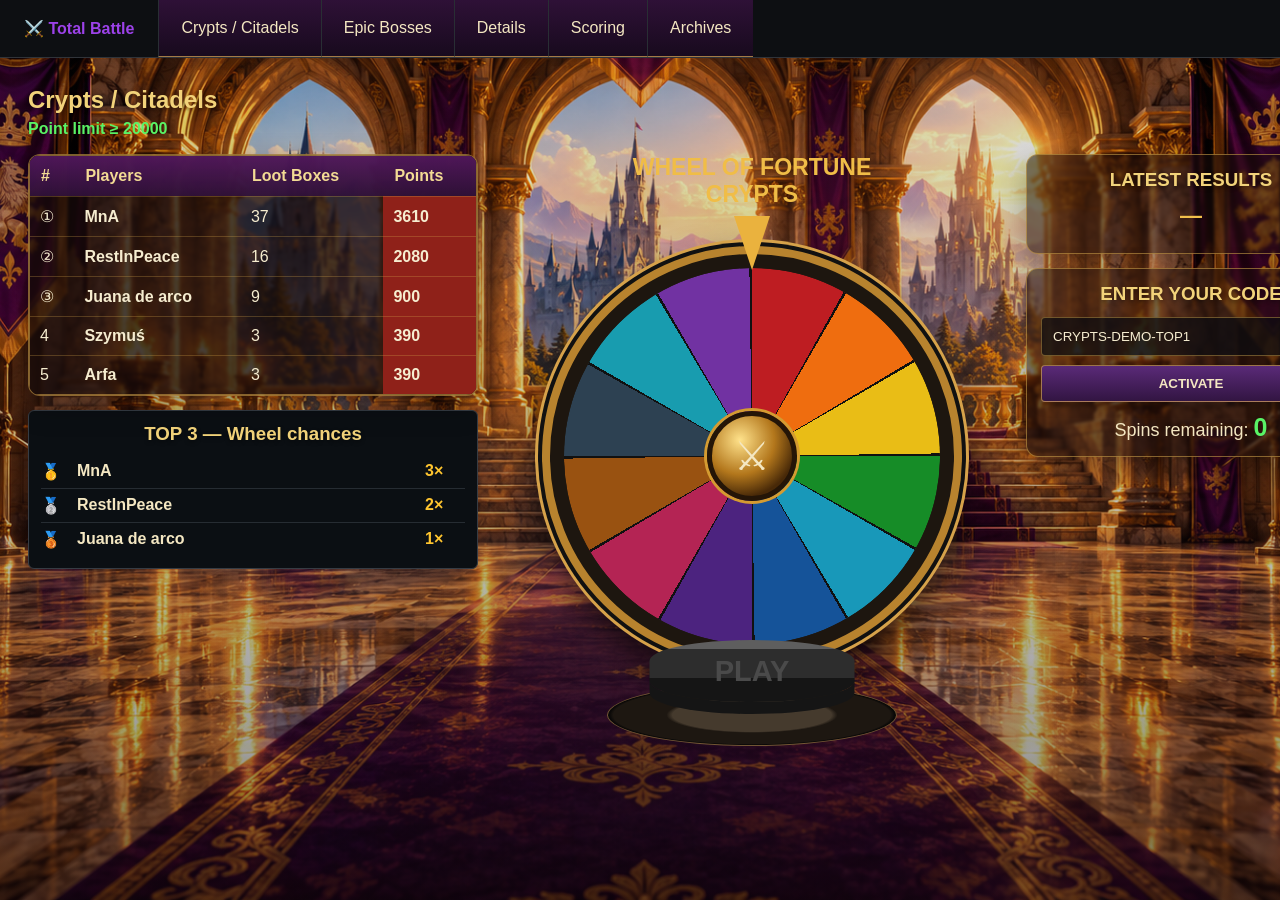
<file: wheel_demo.html>
<!doctype html>
<html lang="pl">
<head>
<meta charset="utf-8"><meta name="viewport" content="width=device-width,initial-scale=1">
<title>Total Battle — Koło Fortuny</title>
<style>
*{box-sizing:border-box}body{margin:0;background:#090b0e;color:#eee;font-family:Segoe UI,Arial,sans-serif}
.top{height:58px;display:flex;align-items:center;background:#0d0f12;border-bottom:1px solid #30343a}
.brand{color:#9c42e9;font-weight:700;padding:0 24px}.nav{padding:19px 22px;border-left:1px solid #292e34}.nav.active{border-bottom:3px solid #ef3b27}
.page{max-width:1500px;margin:auto;padding:28px}.section{display:grid;grid-template-columns:minmax(450px,1fr) 500px 330px;gap:24px;margin-bottom:48px}
h2{margin:0 0 6px}.limit{color:#5af365;font-weight:700;margin-bottom:16px}
.card{background:linear-gradient(#12161b,#0b0e12);border:1px solid #363c44;border-radius:6px;overflow:hidden}
table{width:100%;border-collapse:collapse}th{background:#aa2b20;text-align:left;padding:11px}td{padding:10px;border-top:1px solid #343a41}td:last-child{background:#8f2119;font-weight:700}
.top3{margin-top:14px;padding:12px;border:1px solid #363c44;border-radius:6px;background:#0b0f13}.top3 h3{margin:0 0 10px;text-align:center;color:#f0bd47}
.trow{display:grid;grid-template-columns:36px 1fr 40px;padding:7px 0;border-bottom:1px solid #262c32}.trow:last-child{border:0}.ch{color:#ffc52f;font-weight:900}
.wtitle{text-align:center;color:#f0bd47;font-size:23px;font-weight:900;margin-bottom:8px}.stage{position:relative;width:480px;height:540px;margin:auto}
.pointer{position:absolute;left:50%;top:0;transform:translateX(-50%);z-index:20;border-left:18px solid transparent;border-right:18px solid transparent;border-top:54px solid #eab23e}
.rim{position:absolute;left:50%;top:30px;transform:translateX(-50%);width:420px;height:420px;border-radius:50%;background:#1d160f;border:8px solid #b8832e;box-shadow:0 0 0 4px #111,0 0 0 7px #d6a24a,0 18px 38px #000b}
.dw{position:absolute;inset:14px;border-radius:50%;overflow:hidden}.disc{width:100%;height:100%;border-radius:50%;transition:none;background:conic-gradient(#be1d22 0 30deg,#ef6d0f 30deg 60deg,#e9bd16 60deg 90deg,#168c27 90deg 120deg,#1898b9 120deg 150deg,#155399 150deg 180deg,#4c237f 180deg 210deg,#b42454 210deg 240deg,#995211 240deg 270deg,#2d4152 270deg 300deg,#189caf 300deg 330deg,#7132a2 330deg 360deg);position:relative}
.disc:after{content:"";position:absolute;inset:0;border-radius:50%;background:repeating-conic-gradient(transparent 0 29.2deg,#111 29.2deg 30deg)}
.hub{position:absolute;left:50%;top:240px;transform:translate(-50%,-50%);width:90px;height:90px;border-radius:50%;display:grid;place-items:center;background:radial-gradient(circle at 35% 30%,#ffe28b,#b3771c 45%,#482908 75%);border:5px solid #241507;box-shadow:0 0 0 3px #d49b31;z-index:12;font-size:40px}
.base{position:absolute;left:50%;bottom:10px;transform:translateX(-50%);width:290px;height:62px;border-radius:50%;background:radial-gradient(ellipse,#453a2d 0 39%,#1d1711 42% 68%,#090807 70%);border:1px solid #715534}
.play{position:absolute;left:50%;bottom:54px;transform:translateX(-50%);width:205px;height:62px;border-radius:50%/34%;z-index:15;display:flex;align-items:center;justify-content:center;color:#ffe761;font-weight:900;font-size:29px;background:linear-gradient(#ff7e68 0 14%,#bf2a20 15% 61%,#65110b 62%);box-shadow:0 0 25px #ff341fbb,inset 0 5px 5px #ffd2c088,inset 0 -8px 8px #300707,0 14px 0 #4a0c08;transition:.16s}
.play.ready{cursor:pointer}.play.down{transform:translate(-50%,29px);color:transparent;filter:grayscale(1) brightness(.55);box-shadow:inset 0 5px 5px #aaa4,inset 0 -8px 8px #111,0 2px 0 #222}.play.disabled{color:#777;filter:grayscale(1) brightness(.62);box-shadow:0 12px 0 #222}

.side{padding:14px}.side h3{text-align:center;margin:0 0 12px}.last{text-align:center;color:#f2c14b;font-size:22px;font-weight:900;padding-bottom:10px}.hist{display:grid;grid-template-columns:82px 44px 1fr 68px;gap:6px;padding:7px 0;border-bottom:1px solid #272d34;font-size:13px}
input{width:100%;padding:11px;background:#080b0e;color:#fff;border:1px solid #424a53;border-radius:4px;text-transform:uppercase}button{width:100%;padding:10px;margin-top:9px;border:1px solid #555;border-radius:4px;background:linear-gradient(#393f46,#22272c);color:#fff;font-weight:800;cursor:pointer}
.ok{display:none;margin-top:9px;padding:8px;border:1px solid #257b31;color:#62ff70;border-radius:4px}.counter{text-align:center;margin-top:11px;font-size:18px}.counter strong{color:#59f466;font-size:25px}.next{display:none;background:linear-gradient(#e7a920,#9b6107);color:#181006;border-color:#ffc54b}
.tabpage{display:none}.tabpage.active-tab{display:block}.nav[data-tab]{cursor:pointer}
@media(max-width:1200px){.section{grid-template-columns:1fr}.stage{max-width:100%}}
</style>
<link rel="stylesheet" href="./jwr_royal_theme.css?v=royal-final-1">
</head>
<body>
<div class="top">
  <div class="brand">⚔️ Total Battle</div>
  <div class="nav active" data-tab="crypt-tab">Crypts / Citadels</div>
  <div class="nav" data-tab="epic-tab">Epic Bosses</div>
  <div class="nav">Details</div>
  <div class="nav">Scoring</div>
  <div class="nav">Archives</div>
</div>
<div class="page">
  <div id="crypt-tab" class="tabpage active-tab"><div id="crypt"></div></div>
  <div id="epic-tab" class="tabpage"><div id="epic"></div></div>
</div>
<script>
const sections=[
{root:'crypt',title:'Crypts / Citadels',limit:'Point limit ≥ 20000',wheel:'WHEEL OF FORTUNE<br>CRYPTS',code:'CRYPTS-DEMO-TOP1',player:'MnA',spins:3,rows:[['①','MnA',37,3610],['②','RestInPeace',16,2080],['③','Juana de arco',9,900],['4','Szymuś',3,390],['5','Arfa',3,390]],top:[['🥇','MnA','3×'],['🥈','RestInPeace','2×'],['🥉','Juana de arco','1×']]},
{root:'epic',title:'Epic Bosses',limit:'Epic pack limit ≥ 50000',wheel:'WHEEL OF FORTUNE<br>EPIC BOSSES',code:'EPIC-DEMO-TOP2',player:'ShadowViper',spins:2,rows:[['①','DragonSlayer',18,7240],['②','ShadowViper',12,5400],['③','BloodReaper',7,3150],['4','NightHunter',5,2250],['5','SoulCrusher',3,1350]],top:[['🥇','DragonSlayer','3×'],['🥈','ShadowViper','2×'],['🥉','BloodReaper','1×']]}
];
function make(s){
const rows=s.rows.map(r=>`<tr><td>${r[0]}</td><td><b>${r[1]}</b></td><td>${r[2]}</td><td>${r[3]}</td></tr>`).join('');
const top=s.top.map(r=>`<div class="trow"><span>${r[0]}</span><b>${r[1]}</b><span class="ch">${r[2]}</span></div>`).join('');
document.getElementById(s.root).innerHTML=`<h2>${s.title}</h2><div class="limit">${s.limit}</div><div class="section">
<div><div class="card"><table><thead><tr><th>#</th><th>Players</th><th>Loot Boxes</th><th>Points</th></tr></thead><tbody>${rows}</tbody></table></div><div class="top3"><h3>TOP 3 — Wheel chances</h3>${top}</div></div>
<div><div class="wtitle">${s.wheel}</div><div class="stage"><div class="pointer"></div><div class="rim"><div class="dw"><div class="disc" id="${s.root}-disc"></div></div></div><div class="hub">⚔</div><div class="base"></div><div class="play disabled" id="${s.root}-play">PLAY</div></div></div>
<div><div class="card side"><h3>LATEST RESULTS</h3><div class="last" id="${s.root}-last">—</div><div id="${s.root}-history"></div></div><div class="card side" style="margin-top:14px"><h3>ENTER YOUR CODE</h3><input id="${s.root}-code" value="${s.code}"><button id="${s.root}-activate">ACTIVATE</button><div class="ok" id="${s.root}-ok"></div><div class="counter">Spins remaining: <strong id="${s.root}-left">0</strong></div><button class="next" id="${s.root}-next">CONTINUE</button></div></div>
</div>`;
controller(s);
}
function controller(s){
const d=id=>document.getElementById(s.root+'-'+id),disc=d('disc'),play=d('play'),left=d('left'),ok=d('ok'),next=d('next'),last=d('last'),hist=document.getElementById(s.root+'-history');let remaining=0,busy=false,active=false;
d('activate').onclick=()=>{if(d('code').value.trim().toUpperCase()!=s.code){ok.style.display='block';ok.style.color='#ff6a5b';ok.textContent='✕ Invalid or expired code.';return}active=true;remaining=s.spins;left.textContent=remaining;ok.style.display='block';ok.style.color='#62ff70';ok.textContent='✓ Valid code. Player: '+s.player;d('activate').disabled=true;ready()};
function ready(){play.className='play '+(active&&remaining>0&&!busy?'ready':'disabled')}
let currentAngle=0;
play.onclick=async()=>{if(!active||remaining<=0||busy)return;
busy=true;
play.className='play down';
next.style.display='none';

const seg=Math.floor(Math.random()*12)+1;

// Stały obrót w jednym kierunku.
// 8 pełnych obrotów + dokładne ustawienie wybranego segmentu pod wskaźnikiem.
const segmentTarget=360-(seg-1)*30-15;
const currentNormalized=((currentAngle%360)+360)%360;
let deltaToTarget=(segmentTarget-currentNormalized+360)%360;

// Ciągły model ruchu:
// 1) stała prędkość,
// 2) płynne hamowanie zaczynające się z dokładnie tej samej prędkości,
// bez skoku prędkości pomiędzy fazami.

const omegaDegPerSec = 720;   // stała prędkość: 2 obroty / s
const constantTime = 2.8;     // czas ruchu jednostajnego
const brakeTime = 2.6;        // czas naturalnego hamowania

// Faza 1 — jednostajnie.
const constantDelta = omegaDegPerSec * constantTime;
currentAngle += constantDelta;

disc.style.transition = `transform ${constantTime}s linear`;
disc.style.transform = `rotate(${currentAngle}deg)`;
await new Promise(r=>setTimeout(r, constantTime*1000));

// Faza 2 — hamowanie z tej samej prędkości początkowej.
// Przy liniowym spadku prędkości do zera droga hamowania to:
// s = 0.5 * omega * t
const naturalBrakeDelta = 0.5 * omegaDegPerSec * brakeTime;

// Dostosowujemy końcówkę wyłącznie o pełne obroty + dokładny segment,
// tak aby nie zmieniać zauważalnie prędkości startowej hamowania.
const projectedEnd = currentAngle + naturalBrakeDelta;
const projectedNorm = ((projectedEnd % 360) + 360) % 360;
let correction = (segmentTarget - projectedNorm + 360) % 360;

// Jeśli korekta byłaby zbyt duża, dokładamy pełny obrót.
// Dzięki temu faza hamowania pozostaje długa i naturalna.
let brakeDelta = naturalBrakeDelta + correction;
while (brakeDelta < 900) brakeDelta += 360;

// cubic-bezier(0.333, 0.667, 0.667, 1)
// odpowiada ruchowi zbliżonemu do stałego opóźnienia:
// na początku ma pełną prędkość, a na końcu prędkość schodzi do zera.
currentAngle += brakeDelta;

disc.style.transition =
  `transform ${brakeTime}s cubic-bezier(0.333, 0.667, 0.667, 1)`;
disc.style.transform = `rotate(${currentAngle}deg)`;

await new Promise(r=>setTimeout(r, brakeTime*1000));

remaining--;
left.textContent=remaining;
last.textContent=s.player+' — Segment '+seg;
const now=new Date(),date=now.toLocaleDateString('en-GB'),time=now.toLocaleTimeString('en-GB',{hour:'2-digit',minute:'2-digit'});
const row=document.createElement('div');
row.className='hist';
row.innerHTML=`<span>${date}</span><span>${time}</span><span>${s.player}</span><b>Segment ${seg}</b>`;
hist.prepend(row);

busy=false;
if(remaining>0){
play.className='play disabled';
next.style.display='block';
next.textContent='CONTINUE — remaining '+remaining
}else ready()
};
next.onclick=()=>{next.style.display='none';ready()}
}

document.querySelectorAll('.nav[data-tab]').forEach(tab=>{
  tab.addEventListener('click',()=>{
    document.querySelectorAll('.nav[data-tab]').forEach(x=>x.classList.remove('active'));
    tab.classList.add('active');
    document.querySelectorAll('.tabpage').forEach(p=>p.classList.remove('active-tab'));
    document.getElementById(tab.dataset.tab).classList.add('active-tab');
  });
});

sections.forEach(make);
</script>
</body></html>
</file>
<file: jwr_royal_theme.css>
html, body {
  min-height: 100%;
  margin: 0;
  padding: 0;
}

body {
  color: #f4e7c2;
  background:
    linear-gradient(rgba(22,10,6,0.55), rgba(22,10,6,0.70)),
    url("./jwr_royal_assets/royal_full_bg.png") center top / cover fixed no-repeat !important;
  background-color: #1a0f0a !important;
}

/* Gówna warstwa treci */
.container,
main,
section,
.content,
.wrapper,
.page,
#content,
#main {
  background: transparent !important;
}

/* Subtelne przyciemnienie sekcji */
.hero,
.panel,
.block,
.card,
.table-wrap,
.wheel-wrap,
.results-wrap,
.code-panel,
.guide-box,
.archive-box {
  background: rgba(26, 12, 10, 0.52) !important;
  border: 1px solid rgba(214, 168, 78, 0.55) !important;
  box-shadow: 0 10px 30px rgba(0,0,0,.30);
  border-radius: 12px;
  backdrop-filter: blur(1.5px);
}

/* Nagówek / menu */
.nav,
nav,
.navbar,
.tabs,
.menu,
header {
  background: linear-gradient(180deg, rgba(49,17,58,0.92), rgba(25,10,31,0.92)) !important;
  border-bottom: 1px solid rgba(214,168,78,.7) !important;
}

nav a, .nav a, .tabs a, .menu a, header a {
  color: #f3d98a !important;
  text-shadow: 0 1px 2px rgba(0,0,0,.5);
}

nav a:hover, .nav a:hover, .tabs a:hover, .menu a:hover, header a:hover {
  color: #fff0b3 !important;
}

/* Tytuy */
h1, h2, h3, h4, .section-title, .title {
  color: #f2d37a !important;
  text-shadow: 0 2px 4px rgba(0,0,0,.45);
}

/* Tabele – NIE ruszamy ta komórek z kolorami punktów */
table {
  background: rgba(18, 10, 10, 0.45) !important;
  border: 1px solid rgba(214,168,78,.55) !important;
  border-collapse: separate;
  border-spacing: 0;
}

table th {
  background: linear-gradient(180deg, rgba(83,24,95,0.92), rgba(48,17,58,0.92)) !important;
  color: #f3db94 !important;
  border-color: rgba(214,168,78,.55) !important;
}

table td {
  border-color: rgba(214,168,78,.28) !important;
  color: #f6edd0;
}

/* Nie nadpisujemy kolorów wyników/top/limitów */
td[style*="background"],
tr[style*="background"],
.top3,
.limit-ok,
.limit-mid,
.limit-low {
  filter: none !important;
}

/* Formularze i przyciski */
input, select, textarea {
  background: rgba(12,12,16,.75) !important;
  color: #f6edd0 !important;
  border: 1px solid rgba(214,168,78,.45) !important;
}

button, .btn {
  background: linear-gradient(180deg, #5a2a78, #321542) !important;
  color: #f4e7c2 !important;
  border: 1px solid rgba(214,168,78,.65) !important;
  box-shadow: 0 4px 12px rgba(0,0,0,.25);
}

button:hover, .btn:hover {
  filter: brightness(1.08);
}

/* Hero z herbem */
.crest-wrap, .hero-crest, .herb-wrap {
  background: transparent !important;
}

/* Guide i inne podstrony */
body.guide-page,
.guide-page,
#guide,
.guide-content {
  background-color: transparent !important;
}

/* Obszary koa fortuny / wyników */
#wheel, .wheel, .wheel-panel, .latest-results, .code-box {
  background: rgba(8,8,12,0.72) !important;
  border: 1px solid rgba(214,168,78,.55) !important;
  border-radius: 14px;
}

/* JWR ROYAL CASTLE HALL V25 BEGIN */
/* Actual castle architecture throughout the viewport; no table or wheel data in image. */
html { min-height: 100%; background-color: #160e12; }
body {
  min-height:100vh;
  background-image: linear-gradient(180deg,rgba(10,6,10,.12) 0%,rgba(19,9,15,.18) 41%,rgba(10,5,10,.40) 85%,rgba(9,4,9,.56) 100%), url("./jwr_royal_assets/royal_full_bg.png") !important;
  background-position: center top, center top !important;
  background-size: cover, cover !important;
  background-attachment: fixed, fixed !important;
  background-repeat: no-repeat,no-repeat !important;
  background-color:#160e12 !important;
}
body::before { display:none !important; }
/* Prevent a heavy panel over the entire hall. Panels themselves remain opaque for readability. */
.container { background:transparent !important; box-shadow:none !important; }
.topbar {background:linear-gradient(180deg,rgba(51,19,61,.98),rgba(18,8,27,.98)) !important;border-bottom:2px solid #c69c4d !important;}
.meta { text-shadow:0 2px 4px #000,0 0 10px #000; }
.container h1,.container h2,.container h3,.container .title { text-shadow:0 2px 5px #0a0610,0 0 12px #0a0610; }
/* Only frame existing blocks. Never overwrite point/limit backgrounds. */
.wheel-panel,.wheel-container,.winners-panel,.archive-panel,.score-panel,.details-panel {box-shadow:0 0 0 1px #c89c5988,0 10px 25px #08030788 !important;}
/* No broad table td background/color overrides: preserve gold/green/blue/red scoring. */
@media(max-width:750px) {body{background-attachment:scroll,scroll !important; background-size:auto 100vh,auto 100vh !important;}}
/* JWR ROYAL CASTLE HALL V25 END */

/* JWR ROYAL SALA V26 - DECORATIVE ONLY; preserve original scoring colors */
/* This is an additive stylesheet segment in jwr_royal_theme.css. */
:root{--jwr-v26-gold:#d9ab56;--jwr-v26-light:#ffebac;--jwr-v26-purple:#351143}
.topbar{background:linear-gradient(180deg,#37123eea 0%,#200c2bea 64%,#0b0912f7 100%)!important;border-bottom:3px double #dba85b!important;box-shadow:0 4px 13px #050107c4!important}
.topbar-inner{max-width:1500px!important}
.nav-item{background:linear-gradient(180deg,#401649,#240a30)!important;border-left:1px solid #6e4b2d!important;border-right:1px solid #ac7a37!important;color:#ffe5a6!important;font-family:Georgia,'Times New Roman',serif!important;font-weight:700!important;text-shadow:0 1px 2px #000!important}
.nav-item.active,.nav-item:hover{background:linear-gradient(180deg,#713779,#361342)!important;color:#fff1c4!important;box-shadow:inset 0 0 13px #e8a94f62!important}
.container{background:transparent!important;box-shadow:none!important}
.meta{color:#ffdfa0!important;text-align:center;text-shadow:0 2px 5px #000,0 0 14px #170814!important;font-weight:700}
/* Velvet gilded heading strips for every results tab, not just Crypts. */
.container .controls:has(> .title){display:flex;justify-content:center;align-items:center;min-height:41px;margin:12px auto 7px!important;width:min(100%,710px)!important;position:relative;isolation:isolate}
.container .controls > .title{box-sizing:border-box;display:block!important;text-align:center!important;width:min(100%,660px);margin:0!important;padding:7px 44px!important;color:#ffe4a1!important;font-family:Georgia,'Times New Roman',serif!important;font-size:clamp(20px,1.6vw,27px)!important;line-height:1.22!important;background:linear-gradient(180deg,rgba(101,44,109,.95),rgba(39,11,55,.98) 55%,rgba(29,9,42,.98))!important;border:2px solid #d4a252!important;box-shadow:0 0 0 2px #210c2c,0 6px 16px #0703079c,inset 0 2px 11px #f4be4847!important;clip-path:polygon(0 0,97% 0,100% 50%,97% 100%,0 100%,3% 50%);text-shadow:0 2px 3px #19051b!important}
.container .controls > .title::before{content:'❧'!important;margin-right:16px;color:#efc777;font-size:.7em}
.container .controls > .title::after{content:'❧'!important;margin-left:16px;color:#efc777;font-size:.7em;display:inline!important}
.legend{max-width:790px;margin:0 auto 12px!important;display:flex;flex-wrap:wrap;justify-content:center;gap:6px 16px;padding:7px 12px!important;border-top:1px solid #e6b75a54;border-bottom:1px solid #e6b75a54;background:linear-gradient(90deg,transparent,#170d15b0 16%,#170d15b0 84%,transparent);color:#fff6e7!important;text-shadow:0 2px 4px #000}
/* Decorative gold edges only. Do not touch table cell backgrounds or text. */
.table-wrap,.history-wrap{border:2px solid #d9a85c!important;border-radius:6px!important;box-shadow:0 0 0 2px #240c21,0 0 0 3px #ae7b3ea8,0 13px 24px #0009!important;overflow:auto!important}
.v177b-wheel-frame{border:2px solid #ba8a47!important;border-radius:9px!important;box-shadow:0 0 0 2px #270b23,0 0 0 3px #bd9a58a6,0 10px 22px #0009!important}
.v177b-table-column,.v248-wheel-column{min-width:0}
.table-limit-center{text-shadow:0 2px 5px #000,0 0 8px #000!important}
/* Crest currently has dark baked-in rectangle. Soft fade its edges without changing the image file. */
img[src*='herb_jwr_relaks_honor_relax_glory']{display:block!important;max-width:min(270px,85vw)!important;width:auto!important;height:auto!important;object-fit:contain!important;margin-left:auto!important;margin-right:auto!important;-webkit-mask-image:radial-gradient(ellipse 76% 73% at 50% 50%,#000 63%,transparent 99%);mask-image:radial-gradient(ellipse 76% 73% at 50% 50%,#000 63%,transparent 99%);filter:drop-shadow(0 4px 9px #200b17b0)!important}
@media(max-width:750px){.container .controls>.title{padding:8px 18px!important}.container .controls>.title::before,.container .controls>.title::after{display:none!important}.legend{gap:5px 9px}.nav-item{font-size:12px}}
/* Intentionally NO style overrides on td/tr .score-* or colored percentage cells. */
/* JWR ROYAL SALA V26 END */

/* JWR ROYAL V27 TRANSPARENT CREST */
img[src*="herb_jwr_relaks_honor_relax_glory"]{
  -webkit-mask-image:none!important;
  mask-image:none!important;
  filter:drop-shadow(0 5px 8px rgba(20,8,12,.7))!important;
  background:transparent!important;
  object-fit:contain!important;
}
/* Keep rankings cells, colored limits, Guide and wheel logic untouched. */
/* END JWR ROYAL V27 */
</file>
<file: wheel.css>
*{box-sizing:border-box}
:root{color-scheme:dark}
body{margin:0;background:#090b0e;color:#eee;font-family:Segoe UI,Arial,sans-serif}
.top{height:58px;display:flex;align-items:center;background:#0d0f12;border-bottom:1px solid #30343a;overflow-x:auto;white-space:nowrap}
.brand{color:#9c42e9;font-weight:700;padding:0 24px}.nav{padding:19px 22px;border-left:1px solid #292e34;cursor:pointer}.nav.active{border-bottom:3px solid #ef3b27}.nav.muted{cursor:default;opacity:.65}
.page{max-width:1500px;margin:auto;padding:28px}.section{display:grid;grid-template-columns:minmax(420px,1fr) 500px 330px;gap:24px;margin-bottom:48px;align-items:start}
h2{margin:0 0 6px}.placeholder-panel p,.winners-card p{color:#9ca6b2}.top3{margin-top:14px;padding:12px;border:1px solid #363c44;border-radius:6px;background:#0b0f13}.top3 h3{margin:0 0 10px;text-align:center;color:#f0bd47}.top3-placeholder{text-align:center;color:#aeb7c2;padding:18px 8px}
.wtitle{text-align:center;color:#f0bd47;font-size:23px;font-weight:900;margin-bottom:8px}.stage{position:relative;width:480px;height:540px;margin:auto;max-width:100%}
.pointer{position:absolute;left:50%;top:0;transform:translateX(-50%);z-index:20;border-left:18px solid transparent;border-right:18px solid transparent;border-top:54px solid #eab23e}
.rim{position:absolute;left:50%;top:30px;transform:translateX(-50%);width:420px;height:420px;max-width:88vw;max-height:88vw;aspect-ratio:1;border-radius:50%;background:#1d160f;border:8px solid #b8832e;box-shadow:0 0 0 4px #111,0 0 0 7px #d6a24a,0 18px 38px #000b}
.dw{position:absolute;inset:14px;border-radius:50%;overflow:hidden}.disc{width:100%;height:100%;border-radius:50%;transition:none;display:block}
.hub{position:absolute;left:50%;top:240px;transform:translate(-50%,-50%);width:90px;height:90px;border-radius:50%;display:grid;place-items:center;background:radial-gradient(circle at 35% 30%,#ffe28b,#b3771c 45%,#482908 75%);border:5px solid #241507;box-shadow:0 0 0 3px #d49b31;z-index:12;font-size:40px}
.base{position:absolute;left:50%;bottom:10px;transform:translateX(-50%);width:290px;height:62px;border-radius:50%;background:radial-gradient(ellipse,#453a2d 0 39%,#1d1711 42% 68%,#090807 70%);border:1px solid #715534}
.play{position:absolute;left:50%;bottom:54px;transform:translateX(-50%);width:205px;height:62px;border-radius:50%/34%;z-index:15;display:flex;align-items:center;justify-content:center;color:#ffe761;font-weight:900;font-size:29px;background:linear-gradient(#ff7e68 0 14%,#bf2a20 15% 61%,#65110b 62%);box-shadow:0 0 25px #ff341fbb,inset 0 5px 5px #ffd2c088,inset 0 -8px 8px #300707,0 14px 0 #4a0c08;transition:.16s;user-select:none}
.play.ready{cursor:pointer}.play.down{transform:translate(-50%,29px);color:transparent;filter:grayscale(1) brightness(.55);box-shadow:inset 0 5px 5px #aaa4,inset 0 -8px 8px #111,0 2px 0 #222}.play.disabled{color:#777;filter:grayscale(1) brightness(.62);box-shadow:0 12px 0 #222}
.card{background:linear-gradient(#12161b,#0b0e12);border:1px solid #363c44;border-radius:6px;overflow:hidden}.side{padding:14px}.side h3{text-align:center;margin:0 0 12px}.last{text-align:center;color:#f2c14b;font-size:18px;font-weight:900;padding-bottom:10px;min-height:34px}.hist{display:grid;grid-template-columns:78px 42px 1fr;gap:6px;padding:7px 0;border-bottom:1px solid #272d34;font-size:12px}.hist b{grid-column:1/-1;color:#f0bd47;padding-left:126px}
input{width:100%;padding:11px;background:#080b0e;color:#fff;border:1px solid #424a53;border-radius:4px;text-transform:uppercase}button{width:100%;padding:10px;margin-top:9px;border:1px solid #555;border-radius:4px;background:linear-gradient(#393f46,#22272c);color:#fff;font-weight:800;cursor:pointer}.ok{display:none;margin-top:9px;padding:8px;border:1px solid #257b31;color:#62ff70;border-radius:4px}.counter{text-align:center;margin-top:11px;font-size:18px}.counter strong{color:#59f466;font-size:25px}.next{display:none;background:linear-gradient(#e7a920,#9b6107);color:#181006;border-color:#ffc54b}.status{margin-top:10px;font-size:12px;color:#9ca6b2;text-align:center}.tabpage{display:none}.tabpage.active-tab{display:block}
.winners-card{background:linear-gradient(#12161b,#0b0e12);border:1px solid #363c44;border-radius:6px;padding:18px}.winners-head{display:flex;justify-content:space-between;gap:20px;align-items:start}.small-btn{width:auto;min-width:110px;margin:0}.table-wrap{overflow:auto;margin-top:16px}.winners-table{width:100%;border-collapse:collapse}.winners-table th{background:#aa2b20;text-align:left;padding:11px}.winners-table td{padding:10px;border-top:1px solid #343a41}.empty{text-align:center;color:#9ca6b2}
@media(max-width:1200px){.section{grid-template-columns:1fr}.stage{width:480px}.rim{max-width:none;max-height:none}.hist b{padding-left:0}}
@media(max-width:560px){.page{padding:14px}.stage{transform:scale(.84);transform-origin:top center;margin-bottom:-85px}.rim{max-width:none;max-height:none}}

/* ===== V177C1 MOBILE WHEEL ===== */
@media (max-width: 700px) {

  html,
  body {
    width: 100%;
    max-width: 100%;
    overflow-x: hidden;
  }

  .page {
    width: 100%;
    max-width: 100%;
    padding: 8px !important;
  }

  .section,
  .single-wheel {
    display: block !important;
    width: 100% !important;
    max-width: 100% !important;
    margin: 0 !important;
  }

  #crypt-wheel,
  #epic-wheel,
  #crypt-side,
  #epic-side {
    width: 100% !important;
    max-width: 100% !important;
    min-width: 0 !important;
  }

  .wtitle {
    font-size: clamp(18px, 5.8vw, 23px);
    line-height: 1.15;
    margin-bottom: 6px;
  }

  /* Koo zachowuje proporcje 480x540,
     zamiast staego skalowania 0.84. */
  .stage {
    position: relative !important;
    width: min(480px, 96vw) !important;
    max-width: 100% !important;
    height: auto !important;
    aspect-ratio: 480 / 540;
    transform: none !important;
    transform-origin: center top !important;
    margin: 0 auto !important;
  }

  .rim {
    left: 50% !important;
    top: 5.56% !important;
    width: 87.5% !important;
    height: auto !important;
    aspect-ratio: 1 / 1;
    max-width: none !important;
    max-height: none !important;
    border-width: clamp(5px, 1.7vw, 8px);
  }

  .dw {
    inset: 3.33% !important;
  }

  .hub {
    left: 50% !important;
    top: 44.44% !important;
    width: 18.75% !important;
    height: auto !important;
    aspect-ratio: 1 / 1;
    font-size: clamp(24px, 8vw, 40px);
    border-width: clamp(3px, 1.2vw, 5px);
  }

  .base {
    left: 50% !important;
    bottom: 1.85% !important;
    width: 60.42% !important;
    height: 11.48% !important;
  }

  .play {
    left: 50% !important;
    bottom: 10% !important;
    width: 42.71% !important;
    height: 11.48% !important;
    min-height: 44px;
    font-size: clamp(20px, 6vw, 29px);
  }

  .pointer {
    border-left-width: clamp(10px, 4vw, 18px);
    border-right-width: clamp(10px, 4vw, 18px);
    border-top-width: clamp(30px, 12vw, 54px);
  }

  .side {
    width: 100%;
    margin-top: 12px !important;
  }

  /* 16px zapobiega automatycznemu zoomowi Safari iOS. */
  input {
    min-height: 46px;
    font-size: 16px !important;
  }

  button {
    min-height: 46px;
    font-size: 16px;
    touch-action: manipulation;
  }

  .counter {
    font-size: 17px;
  }

  .counter strong {
    font-size: 24px;
  }

  .hist {
    grid-template-columns: 68px 42px 1fr;
    gap: 5px;
  }

  .hist b {
    padding-left: 0 !important;
  }

  .winners-head {
    flex-direction: column;
    gap: 12px;
  }

  .small-btn {
    width: 100%;
    min-height: 46px;
  }

  .table-wrap {
    width: 100%;
    overflow-x: auto;
    -webkit-overflow-scrolling: touch;
  }

  .winners-table {
    min-width: 680px;
  }
}

@media (max-width: 420px) {
  .page {
    padding: 5px !important;
  }

  .wtitle {
    font-size: 18px;
  }

  .side {
    padding: 10px;
  }
}
</file>
